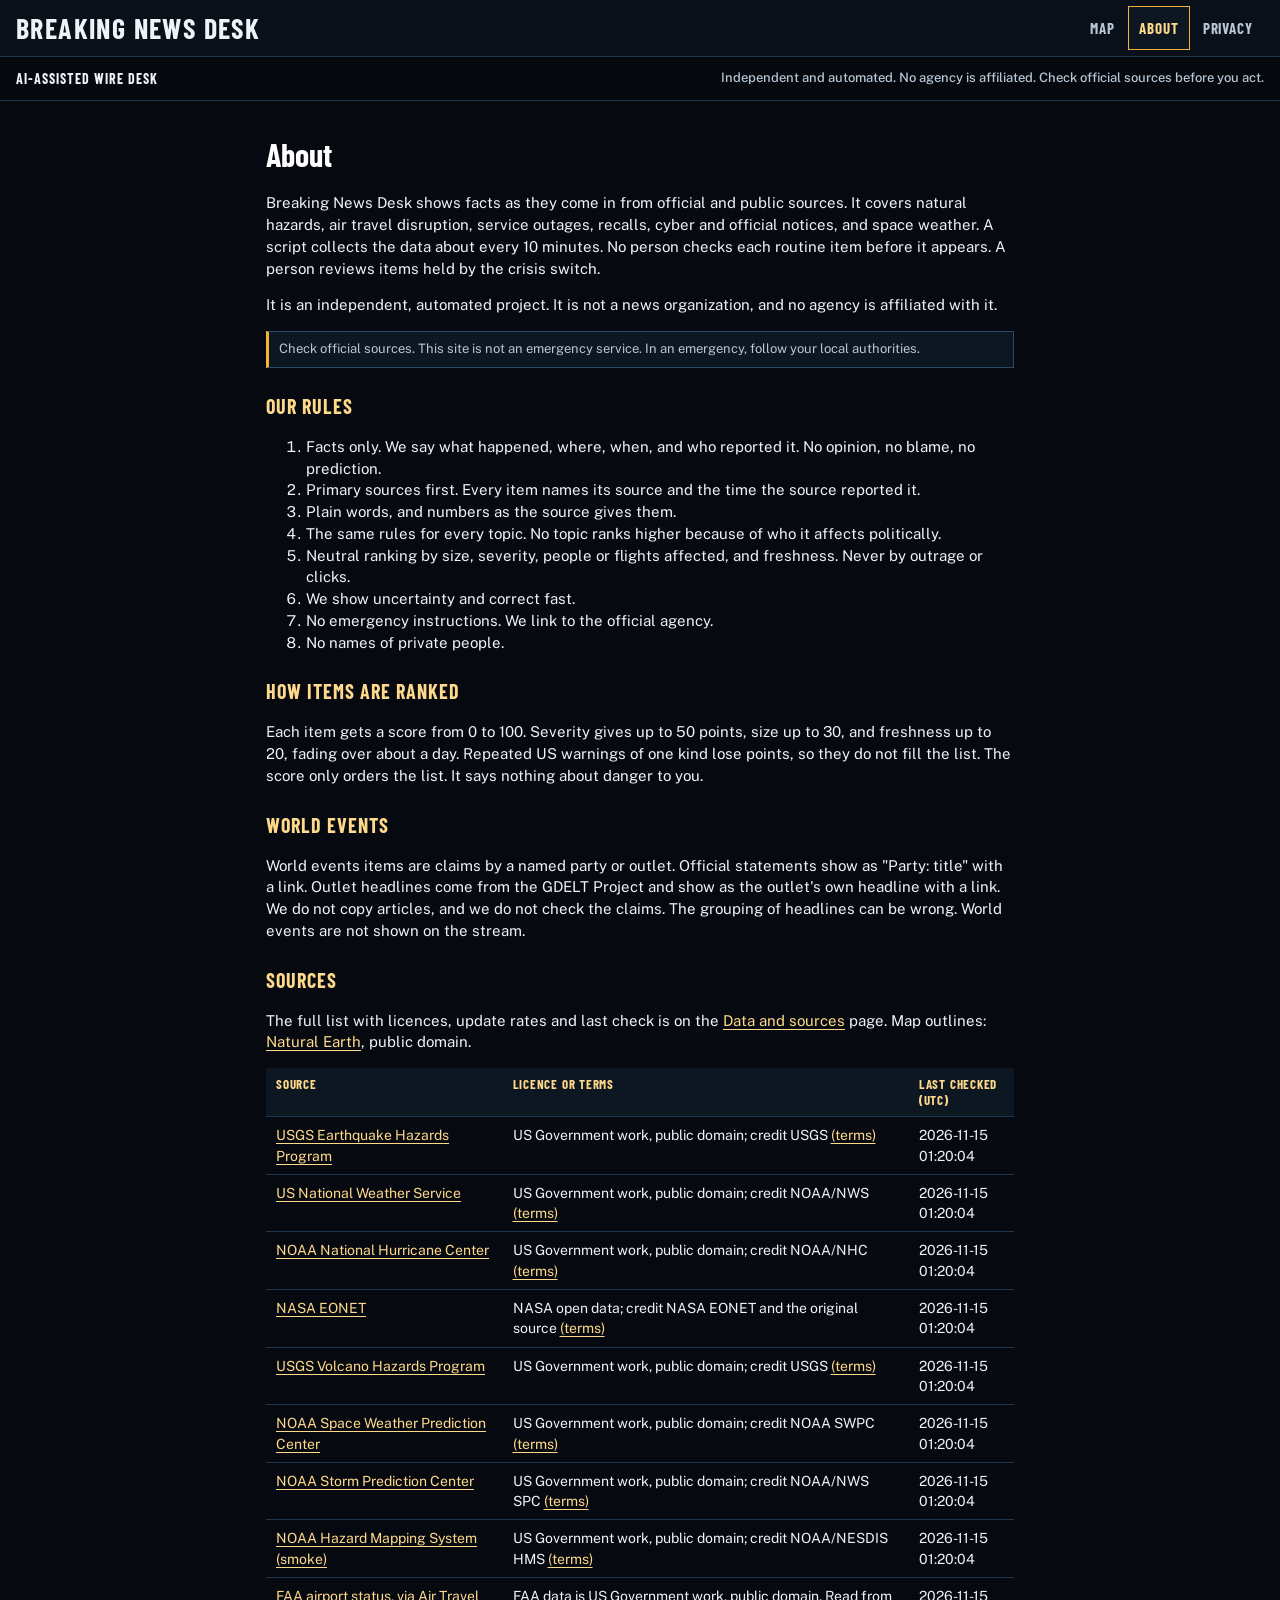
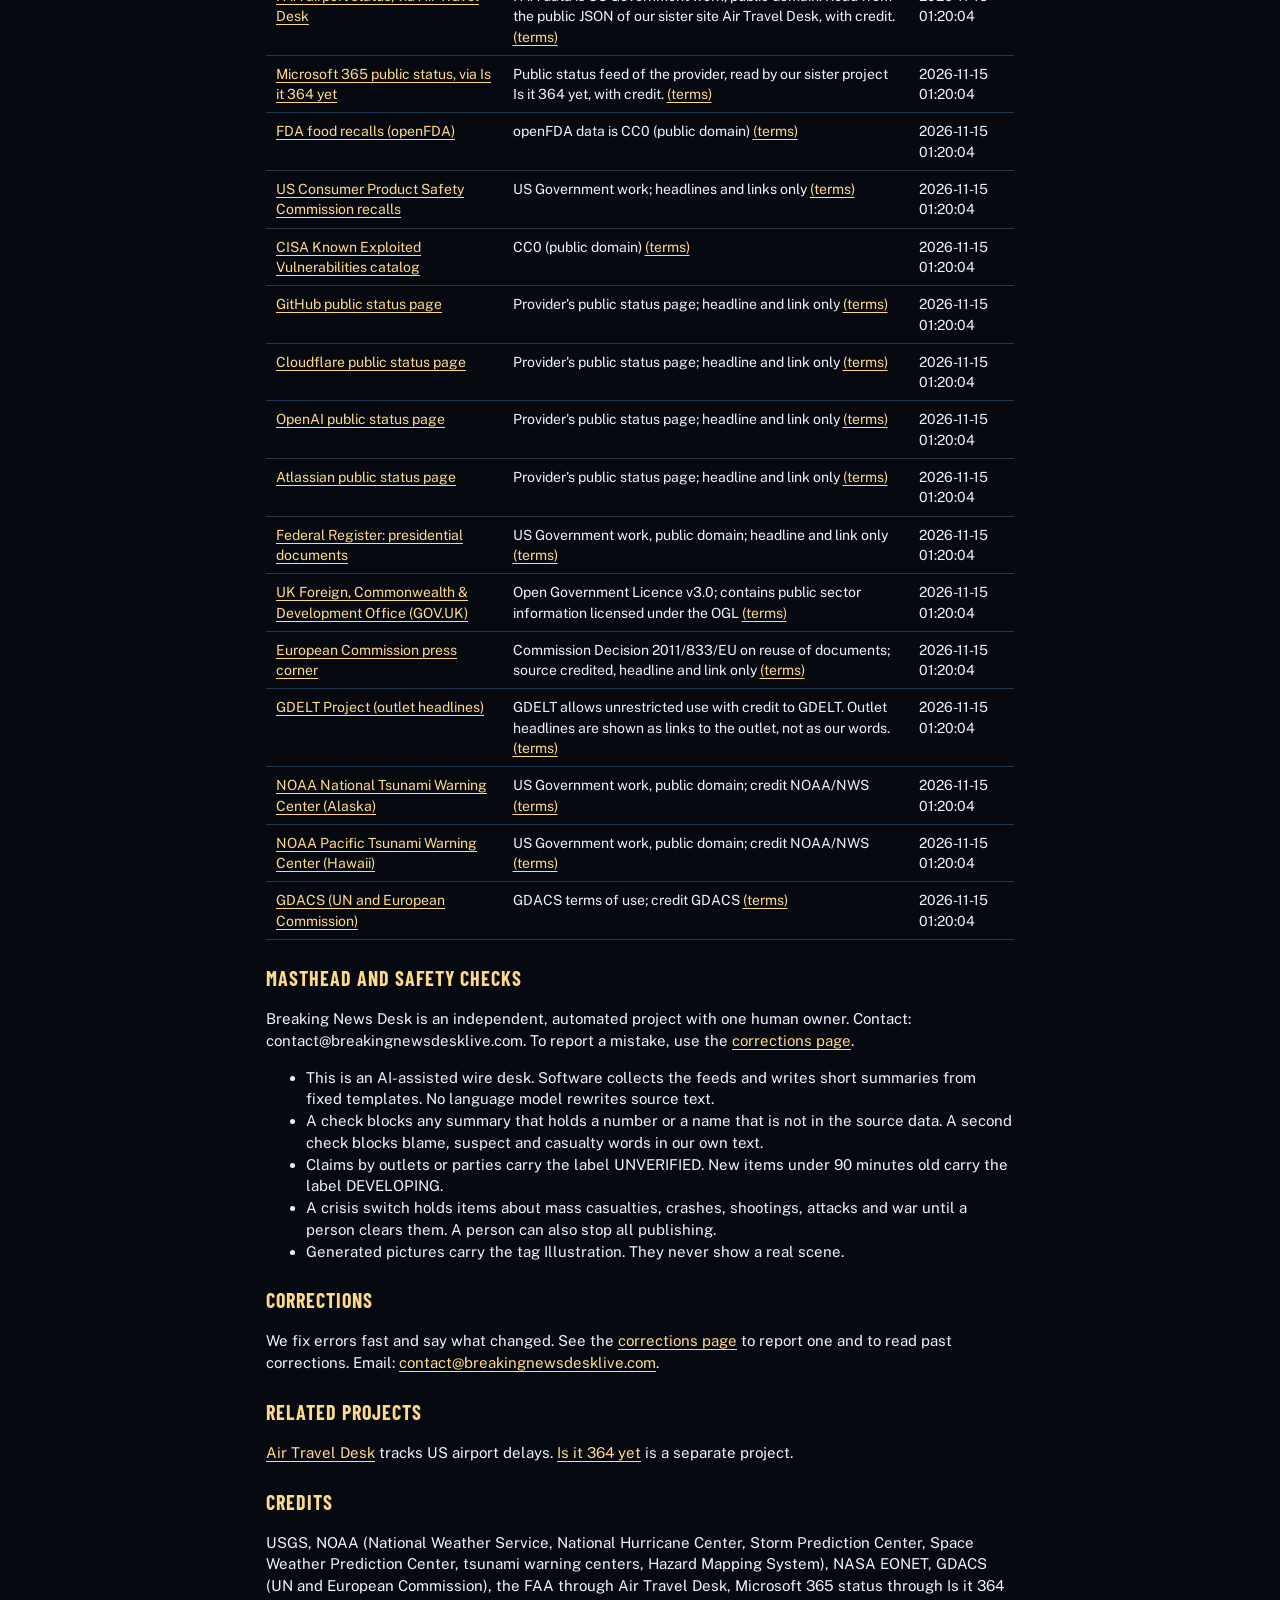
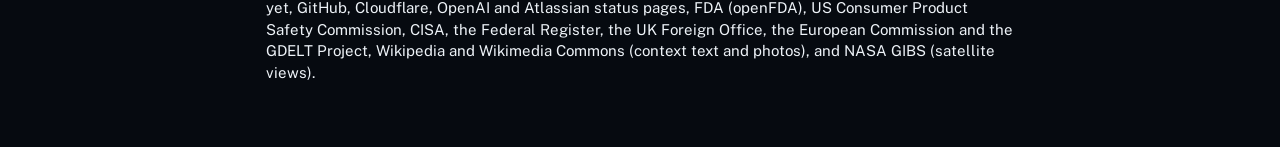
<file: about.html>
<!doctype html><html lang="en"><head><meta charset="utf-8"><meta name="viewport" content="width=device-width,initial-scale=1"><title>About: Breaking News Desk</title><meta name="description" content="What Breaking News Desk is, where its facts come from and how items are ranked. Automated, from public sources, no opinion.">
<meta property="og:title" content="About: Breaking News Desk">
<meta property="og:description" content="What Breaking News Desk is, where its facts come from and how items are ranked. Automated, from public sources, no opinion.">
<meta property="og:type" content="website">
<meta property="og:site_name" content="Breaking News Desk">
<link rel="canonical" href="https://breakingnewsdesklive.com/about">
<meta property="og:url" content="https://breakingnewsdesklive.com/about">
<meta name="twitter:card" content="summary">
<link rel="icon" href="favicon.svg" type="image/svg+xml"><link rel="stylesheet" href="tokens.css"><link rel="stylesheet" href="style.css"><meta name="theme-color" content="#0b0f14"></head><body><header class="top"><a class="brand" href="./"><span>Breaking News Desk<small>Global alert desk</small></span></a><nav><a href="./">Map</a><a href="/about" aria-current="page">About</a><a href="/privacy">Privacy</a></nav></header>
<p class="aibug"><b>AI-ASSISTED WIRE DESK</b> Independent and automated. No agency is affiliated. Check official sources before you act.</p><main class="page" style="display:block">
<h1>About</h1>
<p>Breaking News Desk shows facts as they come in from official and public sources. It covers natural hazards, air travel disruption, service outages, recalls, cyber and official notices, and space weather. A script collects the data about every 10 minutes. No person checks each routine item before it appears. A person reviews items held by the crisis switch.</p>
<p>It is an independent, automated project. It is not a news organization, and no agency is affiliated with it.</p>
<p class="warn">Check official sources. This site is not an emergency service. In an emergency, follow your local authorities.</p>

<h2 id="rules">Our rules</h2>
<ol>
<li>Facts only. We say what happened, where, when, and who reported it. No opinion, no blame, no prediction.</li>
<li>Primary sources first. Every item names its source and the time the source reported it.</li>
<li>Plain words, and numbers as the source gives them.</li>
<li>The same rules for every topic. No topic ranks higher because of who it affects politically.</li>
<li>Neutral ranking by size, severity, people or flights affected, and freshness. Never by outrage or clicks.</li>
<li>We show uncertainty and correct fast.</li>
<li>No emergency instructions. We link to the official agency.</li>
<li>No names of private people.</li>
</ol>

<h2 id="rank">How items are ranked</h2>
<p>Each item gets a score from 0 to 100. Severity gives up to 50 points, size up to 30, and freshness up to 20, fading over about a day. Repeated US warnings of one kind lose points, so they do not fill the list. The score only orders the list. It says nothing about danger to you.</p>

<h2 id="world">World events</h2>
<p>World events items are claims by a named party or outlet. Official statements show as "Party: title" with a link. Outlet headlines come from the GDELT Project and show as the outlet's own headline with a link. We do not copy articles, and we do not check the claims. The grouping of headlines can be wrong. World events are not shown on the stream.</p>

<h2 id="sources">Sources</h2>
<p>The full list with licences, update rates and last check is on the <a href="/data">Data and sources</a> page. Map outlines: <a href="https://www.naturalearthdata.com/" rel="noopener">Natural Earth</a>, public domain.</p>
<p id="source-status" role="status" hidden></p><table id="src"><thead><tr><th scope="col">Source</th><th scope="col">Licence or terms</th><th scope="col">Last checked (UTC)</th></tr></thead><tbody></tbody></table>

<h2 id="masthead">Masthead and safety checks</h2>
<p>Breaking News Desk is an independent, automated project with one human owner. Contact: contact@breakingnewsdesklive.com. To report a mistake, use the <a href="/corrections">corrections page</a>.</p>
<ul>
<li>This is an AI-assisted wire desk. Software collects the feeds and writes short summaries from fixed templates. No language model rewrites source text.</li>
<li>A check blocks any summary that holds a number or a name that is not in the source data. A second check blocks blame, suspect and casualty words in our own text.</li>
<li>Claims by outlets or parties carry the label UNVERIFIED. New items under 90 minutes old carry the label DEVELOPING.</li>
<li>A crisis switch holds items about mass casualties, crashes, shootings, attacks and war until a person clears them. A person can also stop all publishing.</li>
<li>Generated pictures carry the tag Illustration. They never show a real scene.</li>
</ul>
<h2 id="corrections">Corrections</h2>
<p>We fix errors fast and say what changed. See the <a href="/corrections">corrections page</a> to report one and to read past corrections. Email: <a href="mailto:contact@breakingnewsdesklive.com">contact@breakingnewsdesklive.com</a>.</p>

<h2>Related projects</h2>
<p><a href="https://www.airtraveldesklive.com/" rel="noopener">Air Travel Desk</a> tracks US airport delays. <a href="https://www.isit364yet.com/" rel="noopener">Is it 364 yet</a> is a separate project.</p>

<h2>Credits</h2>
<p>USGS, NOAA (National Weather Service, National Hurricane Center, Storm Prediction Center, Space Weather Prediction Center, tsunami warning centers, Hazard Mapping System), NASA EONET, GDACS (UN and European Commission), the FAA through Air Travel Desk, Microsoft 365 status through Is it 364 yet, GitHub, Cloudflare, OpenAI and Atlassian status pages, FDA (openFDA), US Consumer Product Safety Commission, CISA, the Federal Register, the UK Foreign Office, the European Commission and the GDELT Project, Wikipedia and Wikimedia Commons (context text and photos), and NASA GIBS (satellite views).</p>
</main>
<script>
fetch('data/sources.json',{cache:'no-cache'}).then(function(r){if(!r.ok)throw new Error('Source data');return r.json()}).then(function(d){
 var tb=document.querySelector('#src tbody');
 d.sources.forEach(function(s){var tr=document.createElement('tr');
  var a=document.createElement('a');a.href=s.page;a.textContent=s.name;a.rel='noopener';
  var t=document.createElement('td');t.appendChild(a);
  var l=document.createElement('td');l.textContent=s.licence+' ';var ta=document.createElement('a');ta.href=s.terms;ta.textContent='(terms)';ta.setAttribute('aria-label','Terms for '+s.name);ta.rel='noopener';l.appendChild(ta);
  var c=document.createElement('td');c.textContent=s.checked.replace('T',' ').replace('Z','')+(s.ok?'':' (last check failed)');
  tr.appendChild(t);tr.appendChild(l);tr.appendChild(c);tb.appendChild(tr);});
}).catch(function(){var status=document.getElementById('source-status');status.hidden=false;status.textContent='Could not load the source list.'});
</script>
<script src="/count.js" defer></script>
</body></html>
</file>
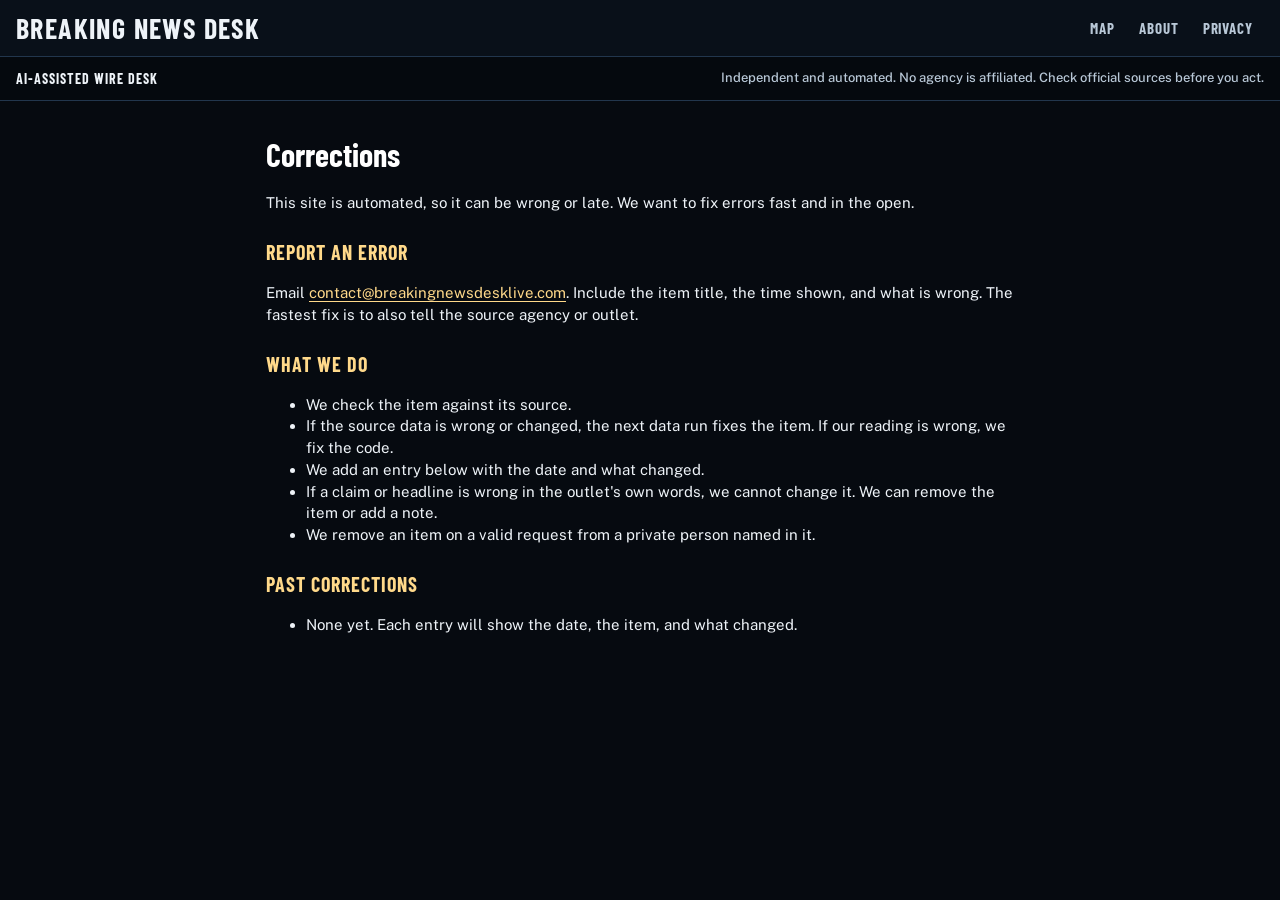
<file: corrections.html>
<!doctype html><html lang="en"><head><meta charset="utf-8"><meta name="viewport" content="width=device-width,initial-scale=1"><title>Corrections: Breaking News Desk</title><meta name="description" content="How to report a mistake on Breaking News Desk and how we record corrections.">
<meta property="og:title" content="Corrections: Breaking News Desk">
<meta property="og:description" content="How to report a mistake on Breaking News Desk and how we record corrections.">
<meta property="og:type" content="website">
<meta property="og:site_name" content="Breaking News Desk">
<link rel="canonical" href="https://breakingnewsdesklive.com/corrections">
<meta property="og:url" content="https://breakingnewsdesklive.com/corrections">
<meta name="twitter:card" content="summary">
<link rel="icon" href="favicon.svg" type="image/svg+xml"><link rel="stylesheet" href="tokens.css"><link rel="stylesheet" href="style.css"><meta name="theme-color" content="#0b0f14"></head><body><header class="top"><a class="brand" href="./"><span>Breaking News Desk<small>Global alert desk</small></span></a><nav><a href="./">Map</a><a href="/about">About</a><a href="/privacy">Privacy</a></nav></header>
<p class="aibug"><b>AI-ASSISTED WIRE DESK</b> Independent and automated. No agency is affiliated. Check official sources before you act.</p><main class="page" style="display:block">
<h1>Corrections</h1>
<p>This site is automated, so it can be wrong or late. We want to fix errors fast and in the open.</p>
<h2>Report an error</h2>
<p>Email <a href="mailto:contact@breakingnewsdesklive.com">contact@breakingnewsdesklive.com</a>. Include the item title, the time shown, and what is wrong. The fastest fix is to also tell the source agency or outlet.</p>
<h2>What we do</h2>
<ul>
<li>We check the item against its source.</li>
<li>If the source data is wrong or changed, the next data run fixes the item. If our reading is wrong, we fix the code.</li>
<li>We add an entry below with the date and what changed.</li>
<li>If a claim or headline is wrong in the outlet's own words, we cannot change it. We can remove the item or add a note.</li>
<li>We remove an item on a valid request from a private person named in it.</li>
</ul>
<h2>Past corrections</h2>
<ul id="log"><li>None yet. Each entry will show the date, the item, and what changed.</li></ul>
</main><script src="/count.js" defer></script>
</body></html>
</file>
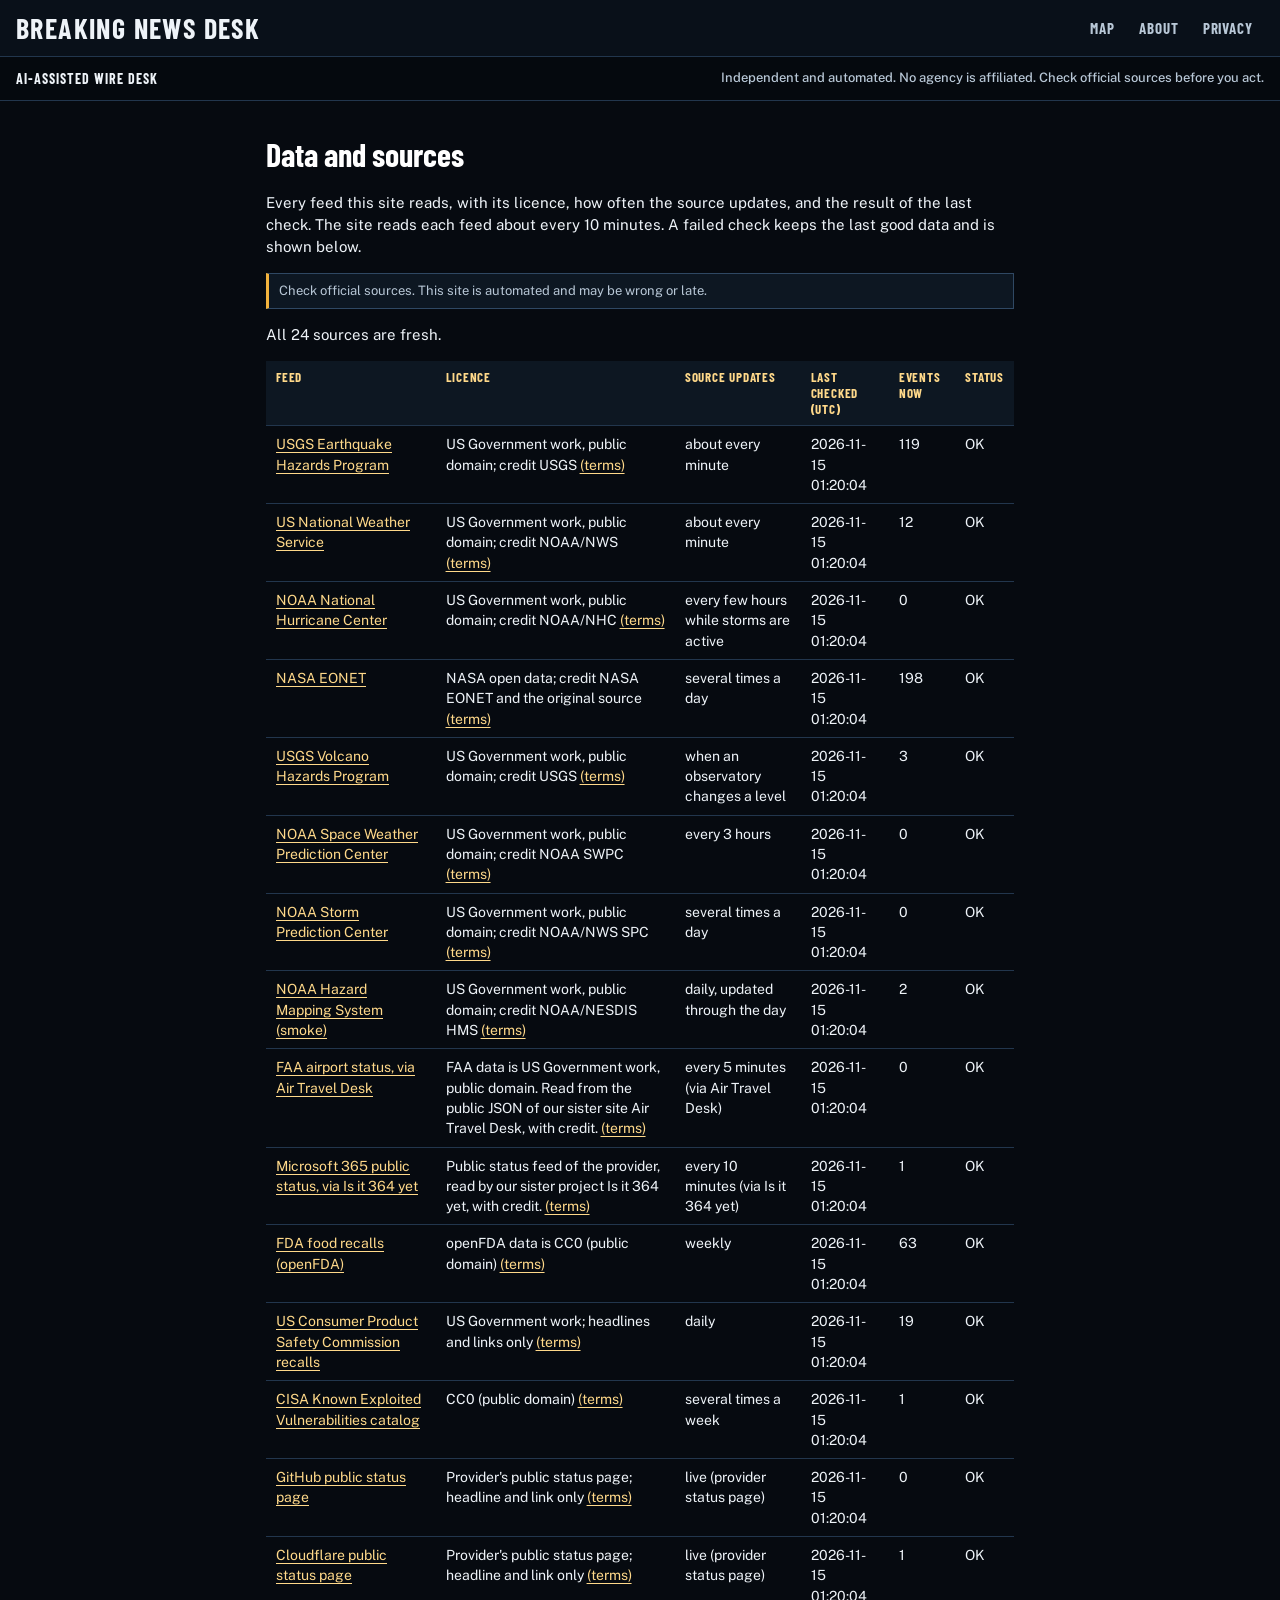
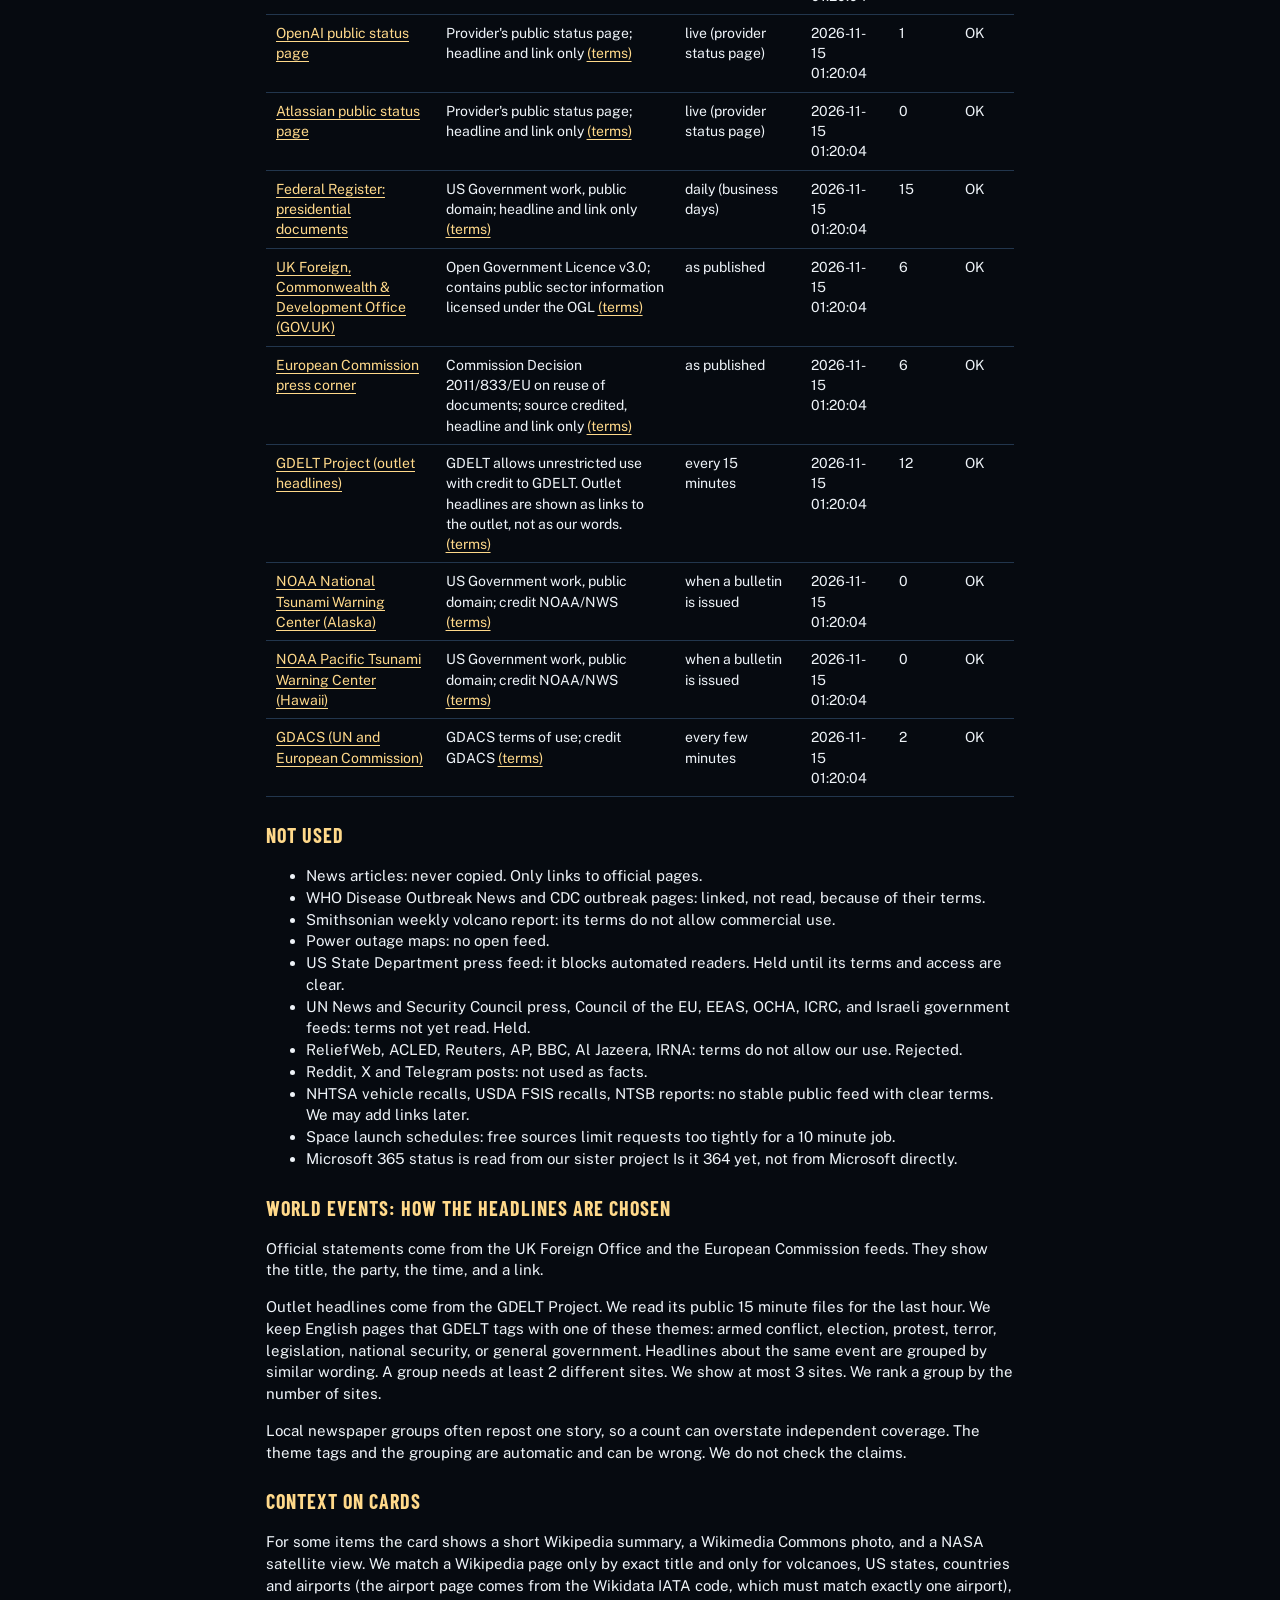
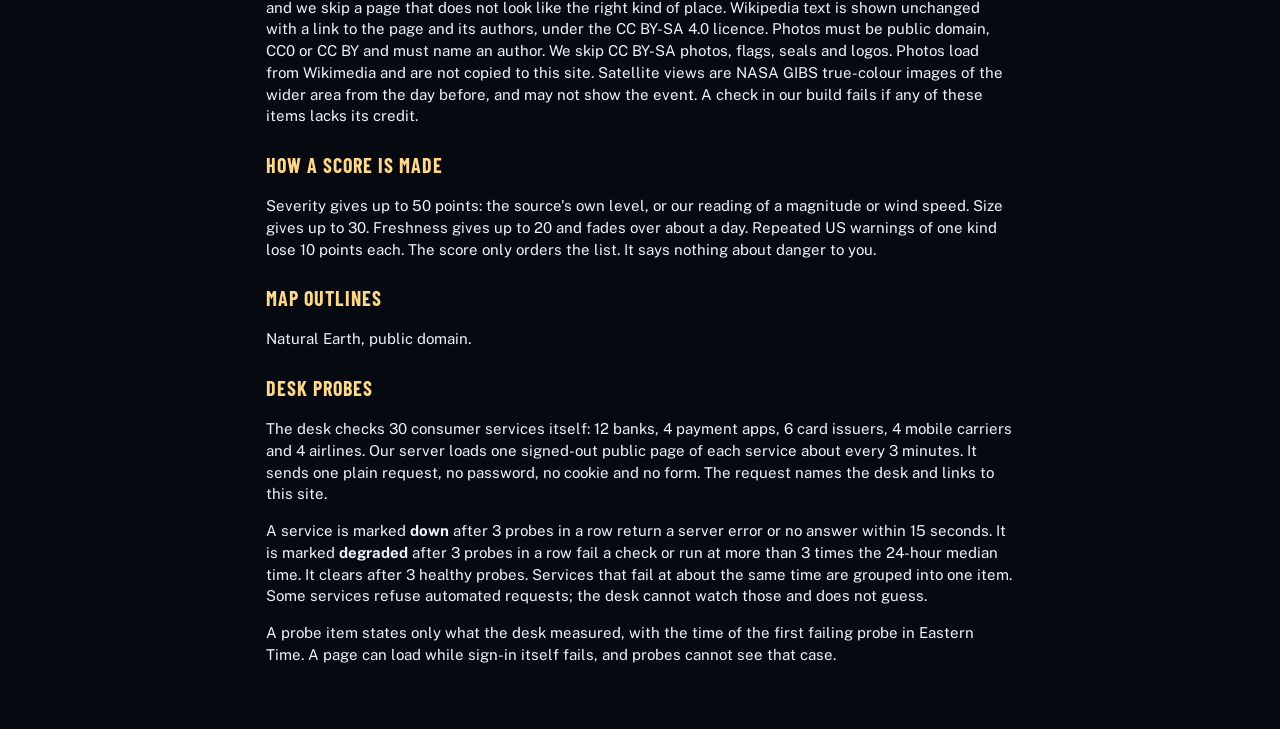
<file: data.html>
<!doctype html><html lang="en"><head><meta charset="utf-8"><meta name="viewport" content="width=device-width,initial-scale=1"><title>Data and sources: Breaking News Desk</title><meta name="description" content="The public sources behind Breaking News Desk: names, terms, licences and how often each is checked.">
<meta property="og:title" content="Data and sources: Breaking News Desk">
<meta property="og:description" content="The public sources behind Breaking News Desk: names, terms, licences and how often each is checked.">
<meta property="og:type" content="website">
<meta property="og:site_name" content="Breaking News Desk">
<link rel="canonical" href="https://breakingnewsdesklive.com/data">
<meta property="og:url" content="https://breakingnewsdesklive.com/data">
<meta name="twitter:card" content="summary">
<link rel="icon" href="favicon.svg" type="image/svg+xml"><link rel="stylesheet" href="tokens.css"><link rel="stylesheet" href="style.css"><meta name="theme-color" content="#0b0f14"></head><body>
<header class="top"><a class="brand" href="./"><span>Breaking News Desk<small>Facts as they come in, from public sources</small></span></a><nav><a href="./">Map</a><a href="/about">About</a><a href="/privacy">Privacy</a></nav></header>
<p class="aibug"><b>AI-ASSISTED WIRE DESK</b> Independent and automated. No agency is affiliated. Check official sources before you act.</p>
<main class="page" style="display:block">
<h1>Data and sources</h1>
<p>Every feed this site reads, with its licence, how often the source updates, and the result of the last check. The site reads each feed about every 10 minutes. A failed check keeps the last good data and is shown below.</p>
<p class="warn">Check official sources. This site is automated and may be wrong or late.</p>
<p id="fresh" class="note" role="status"></p>
<table id="t"><thead><tr><th scope="col">Feed</th><th scope="col">Licence</th><th scope="col">Source updates</th><th scope="col">Last checked (UTC)</th><th scope="col">Events now</th><th scope="col">Status</th></tr></thead><tbody></tbody></table>
<h2>Not used</h2>
<ul>
<li>News articles: never copied. Only links to official pages.</li>
<li>WHO Disease Outbreak News and CDC outbreak pages: linked, not read, because of their terms.</li>
<li>Smithsonian weekly volcano report: its terms do not allow commercial use.</li>
<li>Power outage maps: no open feed.</li>
<li>US State Department press feed: it blocks automated readers. Held until its terms and access are clear.</li>
<li>UN News and Security Council press, Council of the EU, EEAS, OCHA, ICRC, and Israeli government feeds: terms not yet read. Held.</li>
<li>ReliefWeb, ACLED, Reuters, AP, BBC, Al Jazeera, IRNA: terms do not allow our use. Rejected.</li>
<li>Reddit, X and Telegram posts: not used as facts.</li>
<li>NHTSA vehicle recalls, USDA FSIS recalls, NTSB reports: no stable public feed with clear terms. We may add links later.</li>
<li>Space launch schedules: free sources limit requests too tightly for a 10 minute job.</li>
<li>Microsoft 365 status is read from our sister project Is it 364 yet, not from Microsoft directly.</li>
</ul>
<h2>World events: how the headlines are chosen</h2>
<p>Official statements come from the UK Foreign Office and the European Commission feeds. They show the title, the party, the time, and a link.</p>
<p>Outlet headlines come from the GDELT Project. We read its public 15 minute files for the last hour. We keep English pages that GDELT tags with one of these themes: armed conflict, election, protest, terror, legislation, national security, or general government. Headlines about the same event are grouped by similar wording. A group needs at least 2 different sites. We show at most 3 sites. We rank a group by the number of sites.</p>
<p>Local newspaper groups often repost one story, so a count can overstate independent coverage. The theme tags and the grouping are automatic and can be wrong. We do not check the claims.</p>
<h2>Context on cards</h2>
<p>For some items the card shows a short Wikipedia summary, a Wikimedia Commons photo, and a NASA satellite view. We match a Wikipedia page only by exact title and only for volcanoes, US states, countries and airports (the airport page comes from the Wikidata IATA code, which must match exactly one airport), and we skip a page that does not look like the right kind of place. Wikipedia text is shown unchanged with a link to the page and its authors, under the CC BY-SA 4.0 licence. Photos must be public domain, CC0 or CC BY and must name an author. We skip CC BY-SA photos, flags, seals and logos. Photos load from Wikimedia and are not copied to this site. Satellite views are NASA GIBS true-colour images of the wider area from the day before, and may not show the event. A check in our build fails if any of these items lacks its credit.</p>
<h2>How a score is made</h2>
<p>Severity gives up to 50 points: the source's own level, or our reading of a magnitude or wind speed. Size gives up to 30. Freshness gives up to 20 and fades over about a day. Repeated US warnings of one kind lose 10 points each. The score only orders the list. It says nothing about danger to you.</p>
<h2>Map outlines</h2><p>Natural Earth, public domain.</p>
<h2 id="probes">Desk probes</h2>
<p>The desk checks 30 consumer services itself: 12 banks, 4 payment apps, 6 card issuers, 4 mobile carriers and 4 airlines. Our server loads one signed-out public page of each service about every 3 minutes. It sends one plain request, no password, no cookie and no form. The request names the desk and links to this site.</p>
<p>A service is marked <b>down</b> after 3 probes in a row return a server error or no answer within 15 seconds. It is marked <b>degraded</b> after 3 probes in a row fail a check or run at more than 3 times the 24-hour median time. It clears after 3 healthy probes. Services that fail at about the same time are grouped into one item. Some services refuse automated requests; the desk cannot watch those and does not guess.</p>
<p>A probe item states only what the desk measured, with the time of the first failing probe in Eastern Time. A page can load while sign-in itself fails, and probes cannot see that case.</p>
</main>
<script>
fetch('data/sources.json',{cache:'no-cache'}).then(function(r){if(!r.ok)throw new Error('Source data');return r.json()}).then(function(d){
 var tb=document.querySelector('#t tbody');
 function td(t){var c=document.createElement('td');c.textContent=t;return c}
 d.sources.forEach(function(s){var tr=document.createElement('tr'),c=document.createElement('td'),a=document.createElement('a');
  a.href=s.page;a.textContent=s.name;a.rel='noopener';c.appendChild(a);tr.appendChild(c);
  var l=td(s.licence+' '),ta=document.createElement('a');ta.href=s.terms;ta.textContent='(terms)';ta.setAttribute('aria-label','Terms for '+s.name);ta.rel='noopener';l.appendChild(ta);tr.appendChild(l);
  tr.appendChild(td(s.update||''));tr.appendChild(td(s.checked.replace('T',' ').replace('Z','')));tr.appendChild(td(String(s.count)));tr.appendChild(td(s.freshness==='stale'?'Stale: '+s.missed+' missed polls':(s.ok?'OK':'Last check failed')));tb.appendChild(tr)});
 var st=d.sources.filter(function(s){return s.freshness==='stale'}).length,sm=document.getElementById('fresh');
 if(sm)sm.textContent=st?st+' of '+d.sources.length+' sources are stale (3 or more missed polls).':'All '+d.sources.length+' sources are fresh.';
}).catch(function(){document.getElementById('fresh').textContent='Could not load the source list.'});
</script><script src="/count.js" defer></script>
</body></html>
</file>
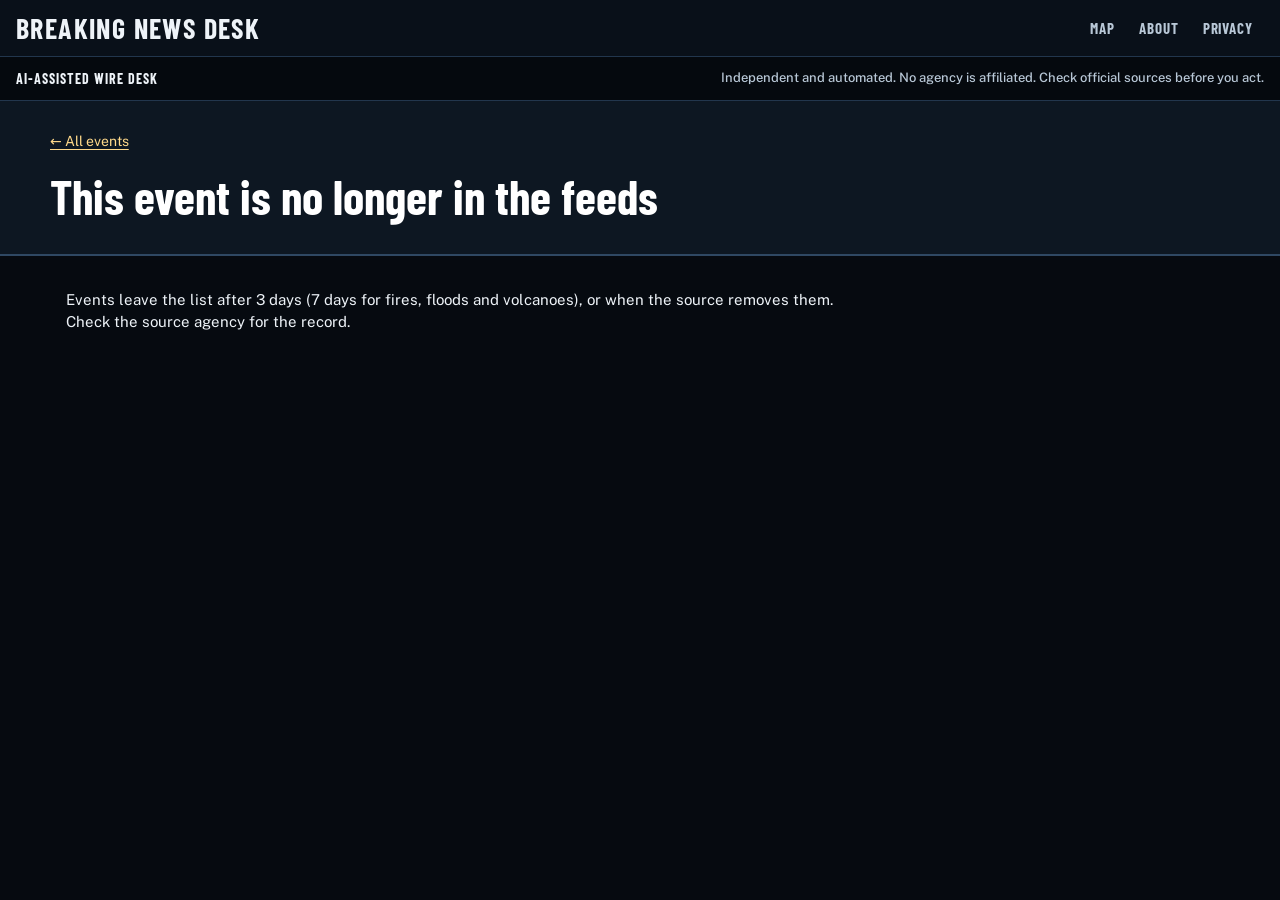
<file: event.html>
<!doctype html><html lang="en"><head><meta charset="utf-8"><meta name="viewport" content="width=device-width,initial-scale=1"><title>Event: Breaking News Desk</title><meta name="description" content="One event on Breaking News Desk with its source, time and the facts the source gives.">
<meta property="og:title" content="Event: Breaking News Desk">
<meta property="og:description" content="One event on Breaking News Desk with its source, time and the facts the source gives.">
<meta property="og:type" content="website">
<meta property="og:site_name" content="Breaking News Desk">
<meta name="twitter:card" content="summary">
<link rel="icon" href="favicon.svg" type="image/svg+xml"><link rel="stylesheet" href="tokens.css"><link rel="stylesheet" href="style.css"><meta name="robots" content="noindex"><meta name="theme-color" content="#0b0f14"></head><body>
<header class="top"><a class="brand" href="./"><span>Breaking News Desk<small>Facts as they come in, from public sources</small></span></a><nav><a href="./">Map</a><a href="/about">About</a><a href="/privacy">Privacy</a></nav></header>
<p class="aibug"><b>AI-ASSISTED WIRE DESK</b> Independent and automated. No agency is affiliated. Check official sources before you act.</p>
<main class="event-main"><section class="band ehero" id="ehero"><div class="wrap ehero-in"><p class="dateline"><a href="./">&larr; All events</a></p><h1 id="etitle">Loading</h1><p class="verdict" id="esum"></p><p class="srcline" id="esrc"></p></div></section>
<div class="page wide" id="ev"></div></main>
<script src="lib.js"></script>
<script>
(function(){var B=BND,box=document.getElementById('ev');
function el(t,c,x){var n=document.createElement(t);if(c)n.className=c;if(x!=null)n.textContent=x;return n}
var id=new URLSearchParams(location.search).get('id');
function hero(e, generated){var h=document.getElementById('ehero');h.style.setProperty('--c',B.SEV[e.severity]||'#93a1b5');
 var f=B.itemFreshness(e,generated,Date.now());
 document.getElementById('etitle').textContent=B.cleanDc(e.title);
 var tl=el('span','pill',e.severity);tl.style.background=B.SEV[e.severity]||'#93a1b5';
 var sm=document.getElementById('esum');sm.textContent='';sm.appendChild(tl);sm.appendChild(document.createTextNode(' '+(B.TYPES[e.type]||B.TYPES.other).label+' \u00b7 '+B.cleanDc(e.place)));
 if(e.detail&&e.detail.reported_line){var rl=el('p','verdict');rl.textContent=B.cleanDc(e.detail.reported_line);sm.parentNode.insertBefore(rl,sm.nextSibling)}
 document.getElementById('esrc').textContent=B.cleanDc(e.summary)+' Source: '+B.cleanDc(e.source)+', '+f.ageText+'.';
 if(e.confidence){var cl=el('span','pill');cl.style.background='#fff';cl.style.marginLeft='8px';cl.textContent=e.confidence;sm.appendChild(document.createTextNode(' '));sm.appendChild(cl)}
 if(e.status){var sl=el('span','pill');sl.style.background='#fff';sl.style.marginLeft='8px';sl.textContent=e.status;sm.appendChild(document.createTextNode(' '));sm.appendChild(sl)}
 var tag=B.stockTag(e);if(!tag||!matchMedia('(min-width:980px)').matches)return;
 fetch('assets/stock/manifest.json').then(function(r){if(!r.ok)throw 0;return r.json()}).then(function(m){var it=B.pickStock(m,tag,e.id);if(!it)return;
  var a=el('div','eart');a.appendChild(B.stockPicture(it,'45vw',true));a.appendChild(el('span','illus-tag','Illustration'));h.appendChild(a)}).catch(function(){})}
fetch('data/events.json',{cache:'no-cache'}).then(function(r){if(!r.ok)throw new Error('Event data');return r.json()}).then(function(d){
 box.textContent='';var raw=d.events.filter(function(x){return x.id===id})[0];
 if(!raw){document.getElementById('etitle').textContent='This event is no longer in the feeds';box.appendChild(el('p',null,'Events leave the list after 3 days (7 days for fires, floods and volcanoes), or when the source removes them. Check the source agency for the record.'));return}
 var e=B.sanitizeEvent(raw),f=B.itemFreshness(e,d.generated,Date.now());
 document.title=B.cleanDc(e.title)+': Breaking News Desk';
  hero(e,d.generated);
 var tb=el('table'),rows=[['Event time (UTC)',e.time.replace('T',' ').replace('Z','')],['Age',f.ageText],['Source',B.cleanDc(e.source)],['Region',B.cleanDc(e.region)]];
 if(e.lat!=null)rows.push(['Position',e.lat+', '+e.lon]);
 Object.keys(e.detail||{}).forEach(function(k){var v=e.detail[k];if(v==null||v===''||(Array.isArray(v)&&!v.length)||(typeof v==='object'&&!Array.isArray(v)))return;rows.push([k.replace(/_/g,' '),Array.isArray(v)?v.map(function(x){return B.cleanDc(String(x))}).join(', '):B.cleanDc(String(v))])});
 rows.push(['Data built (UTC)',d.generated.replace('T',' ').replace('Z','')]);
 rows.forEach(function(r){var tr=el('tr');var th=el('th',null,r[0]);th.scope='row';tr.appendChild(th);tr.appendChild(el('td',null,r[1]));tb.appendChild(tr)});box.appendChild(tb);
 var cb=B.renderContext(e.context||{},e,'h2');if(e.context||cb.querySelector('figure'))box.appendChild(cb);
 if(e.links&&e.links.length){box.appendChild(el('h2',null,'Also reported by'));var ul=el('ul');e.links.forEach(function(x){var li=el('li');li.appendChild(B.sourceLink(x.url,B.cleanDc(x.label)+': '+B.cleanDc(x.title),'noopener nofollow'));ul.appendChild(li)});box.appendChild(ul)}
 var u=B.safeUrl(e.source_url);if(u){var p=el('p'),a=el('a',null,'Open the official page');a.href=u;a.rel='noopener';p.appendChild(a);box.appendChild(p)}
 box.appendChild(el('p','warn',(e.type==='headline'||e.type==='statement')?'Headlines and statements are claims by the named outlet or party. This site does not verify them. It is automated and may be wrong. Check official sources.':'Check official sources. This site is automated and may be wrong or late.'));
 var cp=el('p'),ca=el('a',null,'Report an error or ask for a correction');ca.href='/corrections';cp.appendChild(ca);box.appendChild(cp);
}).catch(function(){document.getElementById('etitle').textContent='Data could not be loaded. Try again in a minute.';box.textContent='Data could not be loaded. Try again in a minute.'});})();
</script><script src="/count.js" defer></script>
</body></html>
</file>
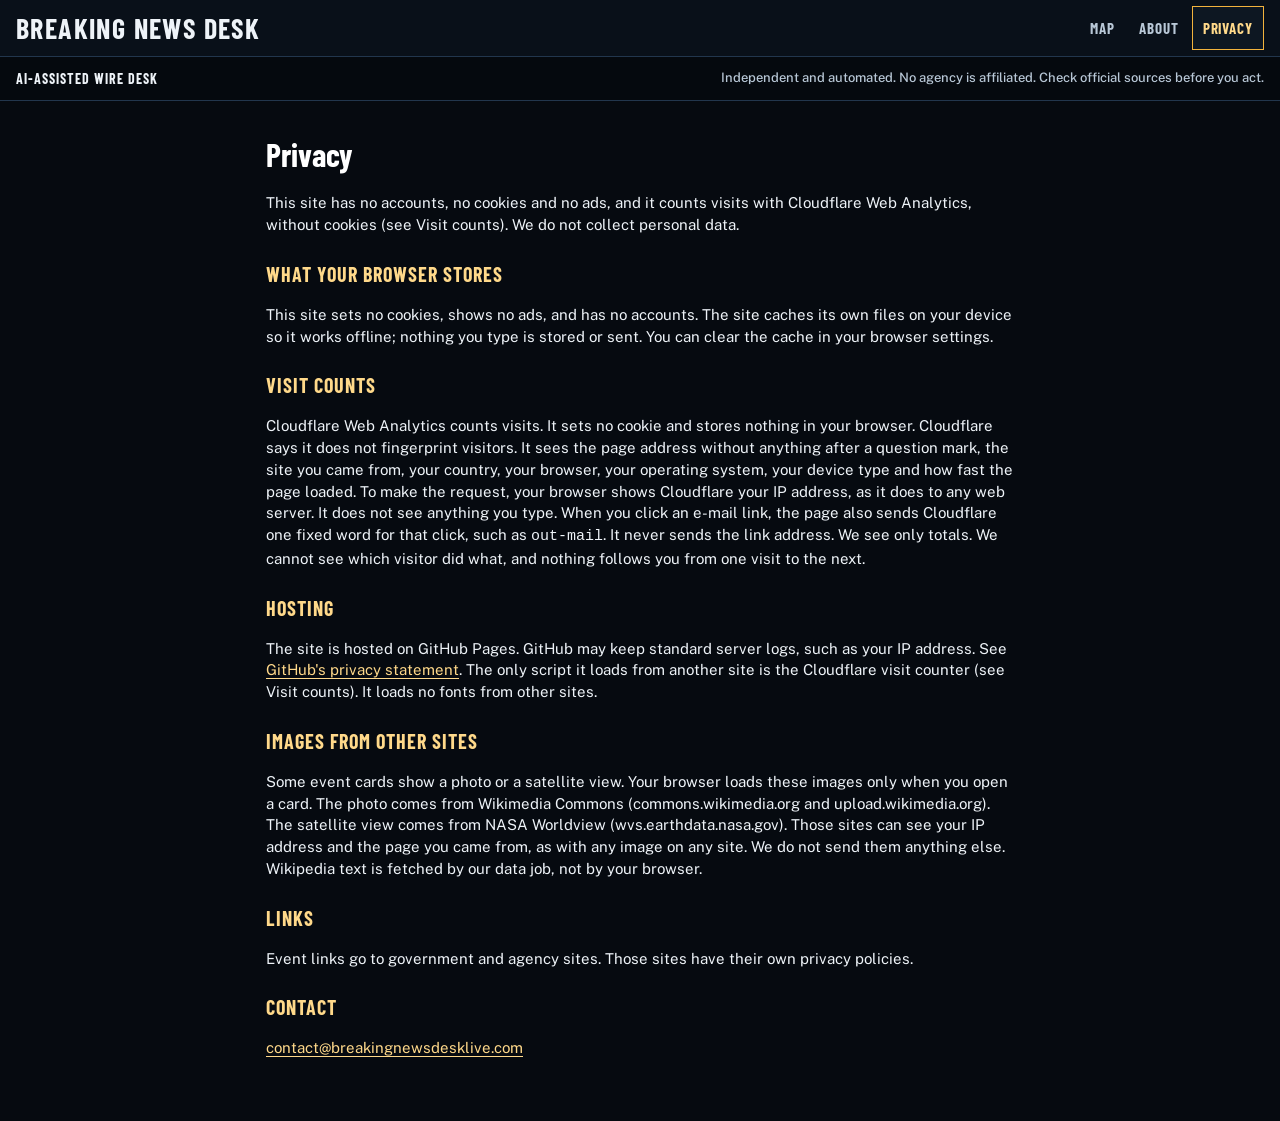
<file: privacy.html>
<!doctype html><html lang="en"><head><meta charset="utf-8"><meta name="viewport" content="width=device-width,initial-scale=1"><title>Privacy: Breaking News Desk</title><meta name="description" content="Privacy at Breaking News Desk: no accounts, no cookies, no ads. Cookie-free visit counts from Cloudflare Web Analytics.">
<meta property="og:title" content="Privacy: Breaking News Desk">
<meta property="og:description" content="Privacy at Breaking News Desk: no accounts, no cookies, no ads. Cookie-free visit counts from Cloudflare Web Analytics.">
<meta property="og:type" content="website">
<meta property="og:site_name" content="Breaking News Desk">
<link rel="canonical" href="https://breakingnewsdesklive.com/privacy">
<meta property="og:url" content="https://breakingnewsdesklive.com/privacy">
<meta name="twitter:card" content="summary">
<link rel="icon" href="favicon.svg" type="image/svg+xml"><link rel="stylesheet" href="tokens.css"><link rel="stylesheet" href="style.css"><meta name="theme-color" content="#0b0f14"></head><body><header class="top"><a class="brand" href="./"><span>Breaking News Desk<small>Global alert desk</small></span></a><nav><a href="./">Map</a><a href="/about">About</a><a href="/privacy" aria-current="page">Privacy</a></nav></header>
<p class="aibug"><b>AI-ASSISTED WIRE DESK</b> Independent and automated. No agency is affiliated. Check official sources before you act.</p><main class="page" style="display:block">
<h1>Privacy</h1>
<p>This site has no accounts, no cookies and no ads, and it counts visits with Cloudflare Web Analytics, without cookies (see Visit counts). We do not collect personal data.</p>
<h2>What your browser stores</h2>
<p>This site sets no cookies, shows no ads, and has no accounts. The site caches its own files on your device so it works offline; nothing you type is stored or sent. You can clear the cache in your browser settings.</p>
<h2>Visit counts</h2>
<p>Cloudflare Web Analytics counts visits. It sets no cookie and stores nothing in your browser. Cloudflare says it does not fingerprint visitors. It sees the page address without anything after a question mark, the site you came from, your country, your browser, your operating system, your device type and how fast the page loaded. To make the request, your browser shows Cloudflare your IP address, as it does to any web server. It does not see anything you type. When you click an e-mail link, the page also sends Cloudflare one fixed word for that click, such as <code>out-mail</code>. It never sends the link address. We see only totals. We cannot see which visitor did what, and nothing follows you from one visit to the next.</p>
<h2>Hosting</h2>
<p>The site is hosted on GitHub Pages. GitHub may keep standard server logs, such as your IP address. See <a href="https://docs.github.com/en/site-policy/privacy-policies/github-general-privacy-statement">GitHub's privacy statement</a>. The only script it loads from another site is the Cloudflare visit counter (see Visit counts). It loads no fonts from other sites.</p>
<h2>Images from other sites</h2>
<p>Some event cards show a photo or a satellite view. Your browser loads these images only when you open a card. The photo comes from Wikimedia Commons (commons.wikimedia.org and upload.wikimedia.org). The satellite view comes from NASA Worldview (wvs.earthdata.nasa.gov). Those sites can see your IP address and the page you came from, as with any image on any site. We do not send them anything else. Wikipedia text is fetched by our data job, not by your browser.</p>
<h2>Links</h2>
<p>Event links go to government and agency sites. Those sites have their own privacy policies.</p>
<h2>Contact</h2>
<p><a href="mailto:contact@breakingnewsdesklive.com">contact@breakingnewsdesklive.com</a></p>
</main><script src="/count.js" defer></script>
</body></html>
</file>
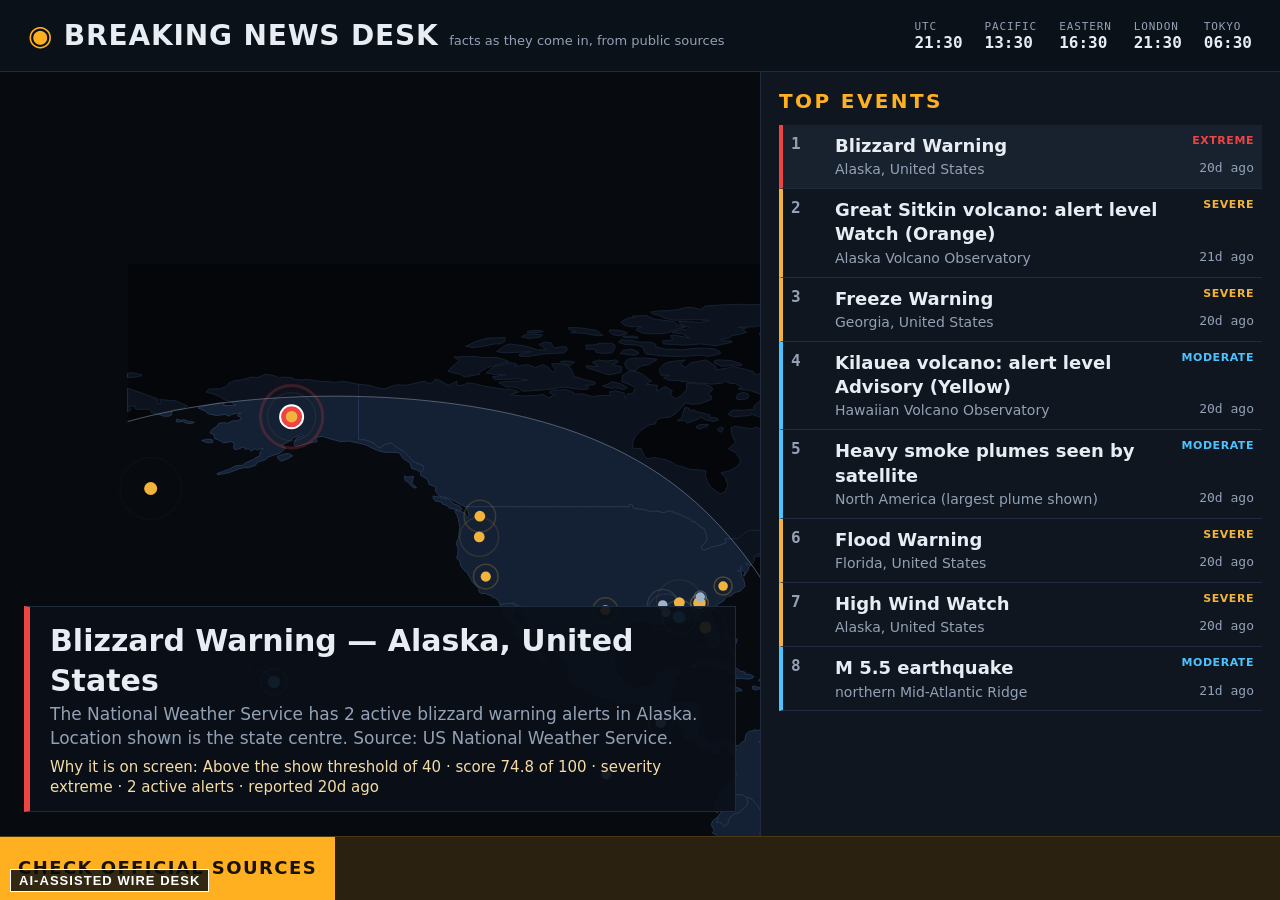
<file: tv.html>
<!doctype html>
<html lang="en"><head><meta charset="utf-8"><meta name="viewport" content="width=device-width,initial-scale=1">
<title>Breaking News Desk: TV</title>
<meta name="description" content="Full-screen live map and ticker of Breaking News Desk, made for a broadcast screen.">
<meta property="og:title" content="Breaking News Desk: TV">
<meta property="og:description" content="Full-screen live map and ticker of Breaking News Desk, made for a broadcast screen.">
<meta property="og:type" content="website">
<meta property="og:site_name" content="Breaking News Desk">
<meta name="twitter:card" content="summary">
<link rel="icon" href="favicon.svg" type="image/svg+xml">
<meta name="robots" content="noindex">
<style>
:root{--bg:#070b10;--panel:#0f1620;--line:#1f2b3c;--text:#e8edf3;--mute:#93a1b5;--amber:#ffb020}
*{box-sizing:border-box}html,body{margin:0;height:100%;background:var(--bg);color:var(--text);font:18px/1.35 system-ui,-apple-system,"Segoe UI",Roboto,sans-serif;overflow:hidden}
#stage{display:grid;grid-template-columns:1fr 520px;grid-template-rows:72px 1fr 64px;height:100vh;width:100vw}
header{grid-column:1/3;display:flex;align-items:center;justify-content:space-between;padding:0 28px;border-bottom:1px solid var(--line);background:#0b1118}
.brand{font-weight:800;font-size:28px;letter-spacing:.03em}.brand i{color:var(--amber);font-style:normal}
.clocks{display:flex;gap:22px;font:600 16px ui-monospace,Menlo,monospace}.clocks span small{display:block;color:var(--mute);font-weight:400;font-size:11px;letter-spacing:.08em}
#mapcol{position:relative;min-height:0}
canvas{position:absolute;inset:0;width:100%;height:100%}
#mapcol{perspective:1600px;overflow:hidden}
body.tilt #map{transform:rotateX(38deg) scale(1.22) translateY(-4%);transform-origin:50% 60%;animation:sway 40s ease-in-out infinite alternate;will-change:transform}
@keyframes sway{from{transform:rotateX(38deg) rotateZ(-2deg) scale(1.22) translateY(-4%)}to{transform:rotateX(38deg) rotateZ(2deg) scale(1.22) translateY(-4%)}}
#lower{position:absolute;left:24px;right:24px;bottom:24px;background:rgba(10,16,24,.92);border:1px solid var(--line);border-left:6px solid var(--c,var(--amber));padding:14px 20px;transition:opacity .4s}
#lower b{font-size:30px;display:block}#lower span{color:var(--mute);font-size:17px}#lower em{display:block;margin-top:6px;font-style:normal;color:#f3dca5;font-size:15px}
#board{border-left:1px solid var(--line);padding:16px 18px;overflow:hidden;background:var(--panel)}
#board h2{margin:0 0 10px;font-size:20px;letter-spacing:.12em;color:var(--amber)}
.row{display:grid;grid-template-columns:34px 1fr auto;gap:2px 10px;padding:9px 8px;border-bottom:1px solid var(--line);border-left:4px solid var(--c)}
.row.on{background:#18212e}.row .n{font:700 16px ui-monospace,Menlo,monospace;color:var(--mute);grid-row:span 2}
.row .t{font-weight:700}.row .p{color:var(--mute);font-size:14px}.row .w{font:13px ui-monospace,Menlo,monospace;color:var(--mute);text-align:right}
.row .s{font-size:11px;font-weight:800;letter-spacing:.05em;text-transform:uppercase;color:var(--c);text-align:right}
footer{grid-column:1/3;display:flex;align-items:center;background:#2a2110;border-top:1px solid #4a3a14;overflow:hidden;white-space:nowrap}
footer .tag{background:var(--amber);color:#1a1200;font-weight:800;padding:0 18px;height:100%;display:flex;align-items:center;letter-spacing:.08em;z-index:1}
#crawl{display:inline-block;padding-left:100%;animation:c var(--d,120s) linear infinite;color:#f3dca5;font-size:20px}
@keyframes c{to{transform:translateX(-100%)}}
@media (max-width:900px){
 html,body{overflow:auto;height:auto}
 #stage{display:block;height:auto}
 header{flex-wrap:wrap;height:auto;padding:10px 14px;gap:6px}.brand{font-size:20px}.clocks{gap:12px;font-size:13px;flex-wrap:wrap}
 #mapcol{height:56vw;min-height:200px}#board{border-left:0}footer{height:48px}#lower{left:8px;right:8px;bottom:8px;padding:8px 10px}#lower b{font-size:18px}#lower em{display:none}
}
@media (prefers-reduced-motion:reduce){body.tilt #map{animation:none}#lower{transition:none}#crawl{animation:none;padding-left:12px;white-space:normal}footer{height:auto;padding:8px 0}}
</style></head><body>
<div id="stage">
<header><div class="brand" role="heading" aria-level="1"><i aria-hidden="true">&#9673;</i> BREAKING NEWS DESK <small style="font-size:13px;color:#93a1b5;font-weight:400;letter-spacing:0">facts as they come in, from public sources</small></div><div class="clocks" id="clocks"></div></header>
<div id="mapcol"><canvas id="map" role="img" aria-label="World map of events. Top events are listed alongside it."></canvas><div id="lower"></div></div>
<aside id="board"><h2>TOP EVENTS</h2><div id="rows"></div></aside>
<footer><div class="tag">CHECK OFFICIAL SOURCES</div><div id="crawl"></div></footer>
</div>
<script src="lib.js"></script>
<script src="sun.js"></script>
<script src="sun-overlay.js"></script>
<script>
(function(){'use strict';
var B=BND,$=function(i){return document.getElementById(i)},cv=$('map'),ctx=cv.getContext('2d'),S={ev:[],world:[],i:0,gen:''};
function el(t,c,x){var n=document.createElement(t);if(c)n.className=c;if(x!=null)n.textContent=x;return n}
var ZONES=[['UTC','UTC'],['PACIFIC','America/Los_Angeles'],['EASTERN','America/New_York'],['LONDON','Europe/London'],['TOKYO','Asia/Tokyo']];
function clocks(){var box=$('clocks');if(!box.children.length)ZONES.forEach(function(z){var s=el('span');s.appendChild(el('small',null,z[0]));s.appendChild(el('b',null,''));box.appendChild(s)});
 var d=new Date();ZONES.forEach(function(z,k){box.children[k].lastChild.textContent=d.toLocaleTimeString('en-GB',{timeZone:z[1],hour:'2-digit',minute:'2-digit'})})}
var motion=matchMedia('(prefers-reduced-motion: reduce)');
var V={lon:0,lat:0,z:1},VT={lon:0,lat:0,z:1},FLOOR=40,DWELL=20000;
function proj(lon,lat,W,H){var k=Math.min(W/360,H/180)*V.z;return{x:W/2+(lon-V.lon)*k,y:H/2-(lat-V.lat)*k,k:k}}
function aim(){var e=top()[S.i];if(e&&e.lat!=null&&e.score>=FLOOR&&CTL.zoom){VT={lon:e.lon,lat:e.lat,z:3}}else{VT={lon:0,lat:0,z:1}}if(motion.matches)draw(0)}
function ease(){['lon','lat','z'].forEach(function(k){V[k]+=(VT[k]-V[k])*0.07})}
function floorList(){return S.ev.slice(0,8).filter(function(e){return e.score>=FLOOR})}
function top(){return S.ev.slice(0,8)}
function reason(e){var d=e.detail||{},r=[(e.score>=FLOOR?'Above the show threshold of '+FLOOR:'Below the show threshold of '+FLOOR+', no camera move'),'score '+e.score+' of 100','severity '+e.severity];if(e.type==='earthquake')r.push('magnitude '+d.magnitude);if(e.type==='weather')r.push(d.alerts+' active alert'+(d.alerts===1?'':'s'));r.push('reported '+B.ago(e.time));return r.join(' · ')}
function board(){var box=$('rows');box.textContent='';top().forEach(function(e,i){var r=el('div','row'+(i===S.i?' on':''));r.style.setProperty('--c',B.SEV[e.severity]);
 r.appendChild(el('span','n',String(i+1)));r.appendChild(el('span','t',B.cleanDc(e.title)));r.appendChild(el('span','s',e.severity));r.appendChild(el('span','p',B.cleanDc(e.place)));r.appendChild(el('span','w',B.ago(e.time)));box.appendChild(r)})}
function lower(){var e=top()[S.i];var L=$('lower');if(!e){L.textContent='';return;}L.textContent='';if(CTL.banner){L.style.setProperty('--c','#ffb020');L.appendChild(el('b',null,CTL.banner));L.appendChild(el('span',null,'Source data: '+B.cleanDc(e.source)+'.'));return}L.style.setProperty('--c',B.SEV[e.severity]);if(e.big){var tb=el('b',null,'TOP HEADLINE');L.appendChild(tb)}
 L.appendChild(el('b',null,B.cleanDc(e.title)+' — '+B.cleanDc(e.place)));L.appendChild(el('span',null,B.cleanDc(e.summary)+' Source: '+B.cleanDc(e.source)+'.'));L.appendChild(el('em',null,'Why it is on screen: '+reason(e)))}
function crawl(){var items=S.ev.filter(function(e){return e.ticker_ok!==false&&(e.severity==='extreme'||e.severity==='severe'||e.score>=45)}).slice(0,12).map(function(e){return B.cleanDc(e.title)+', '+B.cleanDc(e.place)+' ('+B.cleanDc(e.source_short||e.source)+', '+B.ago(e.time)+')'});if(!items.length)items=['No corroborated breaking items right now.'];
 if(!items.length)items=['No severe events in the feeds right now'];items=CTL.extra.concat(items);var c=$('crawl');c.textContent=items.join('   ●   ')+'   ●   Automated from public sources. Check official sources.';c.style.setProperty('--d',Math.max(60,c.textContent.length*0.18)+'s')}
var WL=document.createElement('canvas'),WK='';
function worldLayer(W,H){var k=[W,H,V.lon.toFixed(3),V.lat.toFixed(3),V.z.toFixed(3)].join();if(k===WK)return WL;WK=k;WL.width=W;WL.height=H;var c=WL.getContext('2d'),d=W/(cv.getBoundingClientRect().width||W);
 c.fillStyle='#070b10';c.fillRect(0,0,W,H);c.fillStyle='#142033';c.strokeStyle='#243650';c.lineWidth=d;
 S.world.forEach(function(poly){var ring=poly[0],on=false,lx=null;c.beginPath();for(var i=0;i<ring.length;i++){var p=proj(ring[i][0],ring[i][1],W,H);if(lx!==null&&Math.abs(p.x-lx)>180*p.k)on=false;if(!on){c.moveTo(p.x,p.y);on=true}else c.lineTo(p.x,p.y);lx=p.x}c.fill();c.stroke()});
 return WL}
var NL=document.createElement('canvas'),NK='',NM,NG;
function nightLayer(W,H,d,now){
 var minute=Math.floor(now/60000),key=[WK,d,minute].join();
 if(key===NK)return NL;
 if(minute!==NM){NG=SunOverlay.nightGeometry(now);NM=minute}
 NK=key;NL.width=W;NL.height=H;
 var c=NL.getContext('2d');
 function trace(points){
  c.beginPath();
  points.forEach(function(point,i){var p=proj(point[0],point[1],W,H);if(i)c.lineTo(p.x,p.y);else c.moveTo(p.x,p.y)});
 }
 c.fillStyle='rgba(0,0,0,0.38)';
 NG.polygons.forEach(function(points){trace(points);c.closePath();c.fill()});
 c.strokeStyle='rgba(147,161,181,0.5)';c.lineWidth=d;
 NG.lines.forEach(function(points){trace(points);c.stroke()});
 return NL;
}
function draw(t,now){
 if(motion.matches)V={lon:VT.lon,lat:VT.lat,z:VT.z};else ease();
 var r=cv.getBoundingClientRect(),d=window.devicePixelRatio||1,W=Math.round(r.width*d),H=Math.round(r.height*d);if(!W||!H)return;if(cv.width!==W||cv.height!==H){cv.width=W;cv.height=H}
 ctx.drawImage(worldLayer(W,H),0,0);
 ctx.drawImage(nightLayer(W,H,d,now??Date.now()),0,0);
 var ph=(t||0)/1000;S.ev.slice(0,60).forEach(function(e,idx){if(e.lat==null)return;var p=proj(e.lon,e.lat,W,H),col=B.SEV[e.severity]||'#93a1b5',base=(3+e.score/16)*d,foc=idx===S.i&&idx<8;
  if(!motion.matches){var pulse=(ph*0.6+idx*0.17)%1;ctx.beginPath();ctx.arc(p.x,p.y,base+pulse*base*4,0,7);ctx.strokeStyle=col;ctx.globalAlpha=(1-pulse)*(foc?.9:.35);ctx.lineWidth=(foc?3:1.5)*d;ctx.stroke();ctx.globalAlpha=1;}
  ctx.beginPath();ctx.arc(p.x,p.y,foc?base*1.5:base,0,7);ctx.fillStyle=col;ctx.fill();if(foc){ctx.strokeStyle='#fff';ctx.lineWidth=2*d;ctx.stroke()}})}
/* Cap the page at 30 drawn frames a second. Unthrottled headless Chromium draws far more, which starves the encoder (stream fell to 7 fps). */
var LASTF=0, frameId;function frame(t){frameId=requestAnimationFrame(frame);if(t-LASTF<30)return;LASTF=t;draw(t)}
function json(url){return fetch(url,{cache:'no-cache'}).then(function(r){if(!r.ok)throw new Error(url);return r.json()})}
function load(){Promise.all([json('data/events.json'),S.world.length?null:json('data/world.json').catch(function(){return null})]).then(function(r){
  var SH={'usgs-quakes':'USGS','nws-alerts':'NWS',nhc:'NHC',eonet:'NASA',gdacs:'GDACS'};S.gen=r[0].generated;S.ev=r[0].events.filter(function(e){return e.type!=='statement'&&e.type!=='headline'});/* world-events headlines are kept off the stream until Zach decides (CoS, GD4) */S.ev.forEach(function(e){e.source_short=SH[e.source_id]||e.source});if(r[1]){S.world=r[1];WK=''}S.i=0;aim();board();lower();crawl();}).catch(function(){})}
/* Control surface for the Showrunner kit (GD2). Every call is validated; nothing here reaches outside the page. */
var CTL={auto:new URLSearchParams(location.search).get('auto')!=='0',zoom:new URLSearchParams(location.search).get('zoom')!=='0',last:0,banner:'',extra:[]};
function blob(){return S.ev.map(function(e){return [e.title,e.place,e.score,e.summary,JSON.stringify(e.detail||{})].join(' ')}).join(' ').toLowerCase()}
function textOk(t){if(typeof t!=='string'||t.length>240)return false;var have={};(blob().match(/\d+(?:\.\d+)?/g)||[]).forEach(function(n){have[n]=1});return (t.match(/\d+(?:\.\d+)?/g)||[]).every(function(n){return have[n]})}
function cool(){var n=Date.now();if(n-CTL.last<20000)return false;CTL.last=n;return true}
window.BNDTV={
 version:1,
 state:function(){return{events:S.ev.slice(0,20).map(function(e){return{id:e.id,title:e.title,place:e.place,score:e.score,severity:e.severity,time:e.time}}),focus:(top()[S.i]||{}).id||null,auto:CTL.auto,generated:S.gen}},
 set_auto:function(on){CTL.auto=!!on;return true},
 set_tilt:function(on){document.body.classList.toggle('tilt',!!on);return true},
 focus_map:function(id){var i=top().findIndex(function(e){return e.id===id});if(i<0||!cool())return false;S.i=i;aim();board();lower();return true},
 show_card:function(id){return window.BNDTV.focus_map(id)},
 show_board_pass:function(){S.i=0;aim();board();lower();return true},
 push_ticker:function(t){if(!textOk(t))return false;CTL.extra.unshift(t);CTL.extra=CTL.extra.slice(0,5);crawl();return true},
 set_banner:function(t){if(t!==''&&!textOk(t))return false;CTL.banner=t;lower();return true},
 return_to_wide:function(){CTL.banner='';S.i=0;VT={lon:0,lat:0,z:1};if(motion.matches)draw(0);board();lower();return true}
};
if(new URLSearchParams(location.search).get('tilt')==='1')document.body.classList.add('tilt');
clocks();if(motion.matches)draw(0);
setInterval(function(){clocks();var now=Date.now();if(motion.matches&&Math.floor(now/60000)!==NM)draw(0,now)},1000);
load();setInterval(load,300000);if(!motion.matches)frameId=requestAnimationFrame(frame);
setInterval(function(){if(!CTL.auto)return;var n=floorList().length;if(!n){S.i=0;aim();board();lower();return}S.i=(S.i+1)%n;aim();board();lower()},DWELL);
window.addEventListener('resize',function(){if(motion.matches)draw(0)});
motion.addEventListener('change',function(){if(motion.matches){cancelAnimationFrame(frameId);draw(0)}else frameId=requestAnimationFrame(frame)});
})();
</script><script src="/count.js" defer></script>
<div id="aibug" style="position:fixed;left:10px;bottom:8px;z-index:50;font:700 13px/1 Arial,sans-serif;letter-spacing:.08em;color:#fff;background:rgba(7,12,18,.82);border:1px solid #fff;padding:4px 8px">AI-ASSISTED WIRE DESK</div>
</body></html>
</file>
<file: tokens.css>
/* Shared design tokens for the desk family (Air Travel Desk and sister desks).
   Structure is shared. Only the accent block differs per desk.
   Variables only: no selectors other than :root. */
:root {
  color-scheme: dark;

  /* Palette */
  --stage-bg: #060a10;
  --mast-bg: #091019;
  --rail-bg: #0b141f;
  --navy: #0d1722;
  --surface: #132131;
  --surface-alt: #1a2d42;
  --rule: #22364d;
  --border: #2f4863;
  --text: #eef3f8;
  --text-muted: #b8c7d6;
  --link: #ffd98a;
  --red: #ef4444;
  --red-text: #fecaca;
  --red-soft: rgba(239, 68, 68, 0.2);
  --green: #34d399;
  --green-text: #a7f3d0;
  --green-soft: rgba(52, 211, 153, 0.15);
  --amber: #f2b33d;
  --amber-text: #ffd98a;
  --amber-soft: rgba(242, 179, 61, 0.16);
  --mod: #4cc3ff;
  --mod-text: #9fd3ff;
  --mod-soft: rgba(76, 195, 255, 0.16);

  /* Accent block: single Broadcast Signal Amber UI accent */
  --accent: #f2b33d;
  --accent-hover: #ffd98a;
  --accent-soft: rgba(242, 179, 61, 0.14);
  --on-accent: #070c12;

  /* Type scale */
  --fs-xs: 0.8125rem;
  --fs-sm: 0.9375rem;
  --fs-md: 1rem;
  --fs-lg: 1.2rem;
  --fs-xl: 1.5rem;
  --lh: 1.5;

  /* Spacing scale */
  --space-1: 4px;
  --space-2: 8px;
  --space-3: 12px;
  --space-4: 16px;
  --space-5: 24px;
  --space-6: 32px;

  /* Shape and layout */
  --radius: 0px;
  --gutter: 16px;

  /* Focus ring */
  --focus-ring: 2px solid var(--accent);
}

@media (min-width: 700px) {
  :root { --gutter: 24px; }
}
</file>
<file: style.css>
@font-face{font-family:"Public Sans";src:url("fonts/public-sans-latin-wght-normal.woff2") format("woff2");font-weight:100 900;font-display:swap}
@font-face{font-family:"Barlow Condensed";src:url("fonts/barlow-condensed-600.woff2") format("woff2");font-weight:600;font-display:swap}
@font-face{font-family:"Barlow Condensed";src:url("fonts/barlow-condensed-700.woff2") format("woff2");font-weight:700 800;font-display:swap}
@font-face{font-family:"Public Fallback";src:local("Arial");size-adjust:104%;ascent-override:96%;descent-override:24%;line-gap-override:0%}
@font-face{font-family:"Barlow Fallback";src:local("Arial Narrow"),local("Arial");size-adjust:78%;ascent-override:105%}

/* Round 3 Studio C: GD11 Broadcast Wire Desk + Editorial Lead & Typography Star.
   Single UI accent colour (--accent: #f2b33d), 0px radii, 1px hairline rules. */
:root{
  --bg:var(--stage-bg,#060a10);
  --panel:var(--navy,#0d1722);
  --panel2:var(--surface,#132131);
  --line:var(--rule,#22364d);
  --mute:var(--text-muted,#b8c7d6);
  --disp:"Barlow Condensed","Barlow Fallback","Arial Narrow",sans-serif;
  --sans:"Public Sans","Public Fallback",system-ui,-apple-system,"Segoe UI",Roboto,sans-serif;
  --c-extreme:var(--red,#ef4444);
  --c-severe:var(--amber,#f2b33d);
  --c-moderate:var(--mod,#4cc3ff);
  --c-minor:#9fb4c8;
  --asset-stage-backdrop:none;
  --asset-lower-plate:none;
  --asset-desk-grain:none;
  --asset-masthead-plate:none;
  --asset-lead-plate:none;
  --asset-stream-poster:none;
}

*{box-sizing:border-box;border-radius:0}
html{color-scheme:dark;overflow-x:clip}
body{
  margin:0;
  background:var(--bg);
  color:var(--text);
  font:400 15px/1.45 var(--sans);
  overflow-x:clip;
  -webkit-font-smoothing:antialiased;
}
a{color:var(--link);text-underline-offset:3px}
a:hover{color:#ffffff}
a:focus-visible,button:focus-visible,select:focus-visible,summary:focus-visible,canvas:focus-visible{
  outline:var(--focus-ring,2px solid var(--accent));
  outline-offset:2px;
}

.skip{
  position:absolute;left:-9999px;top:0;
  min-height:44px;display:inline-flex;align-items:center;
  padding:0 14px;background:var(--accent);color:var(--on-accent);font-weight:700;text-decoration:none;z-index:100;
}
.skip:focus{left:8px;top:8px}

.desk-grain{
  position:fixed;inset:0;pointer-events:none;z-index:90;
  background-image:var(--asset-desk-grain);background-repeat:repeat;opacity:.025;
}

/* Screen-reader status hook */
.status{position:absolute;left:0;top:0;width:1px;height:1px;overflow:hidden;clip:rect(0 0 0 0);white-space:nowrap}
.dot{display:inline-block;width:8px;height:8px;background:var(--green);flex-shrink:0}
.dot.stale{background:var(--amber)}

/* Top Wire-Desk Deck (3 broadcast bands) */
.top-deck{position:relative;z-index:20;background:var(--stage-bg);border-bottom:2px solid var(--border)}

#aibug,.aibug{
  margin:0;
  display:flex;flex-wrap:wrap;align-items:center;justify-content:space-between;gap:2px 14px;
  padding:0 16px;min-height:44px;
  background:#05090e;
  border-bottom:1px solid var(--line);
  font:500 13px/1.25 var(--sans);
  color:var(--mute);
}
.ai-left{
  display:inline-flex;align-items:center;gap:8px;
  font:700 15px/1.1 var(--disp);
  letter-spacing:.07em;text-transform:uppercase;
  color:var(--text);
}
.ai-pip{width:8px;height:8px;background:var(--accent);display:inline-block;flex-shrink:0}
.ai-right{
  display:inline-flex;flex-wrap:wrap;align-items:center;gap:6px 8px;
  font-variant-numeric:tabular-nums;
}
.ai-right a,.srcline a{
  display:inline-flex;align-items:center;min-height:44px;min-width:44px;padding:0 6px;
  color:var(--link);font-weight:600;
}
.aibug b{font:700 14px var(--disp);letter-spacing:.07em;color:var(--text);margin-right:8px}

/* Masthead & Subpage Header */
header.top{
  display:flex;flex-wrap:wrap;align-items:center;justify-content:space-between;gap:8px 16px;
  padding:6px 16px;min-height:52px;
  border-bottom:1px solid var(--line);
  background:var(--mast-bg);
  background-image:var(--asset-masthead-plate);
  background-size:cover;
}
header.top.wire-masthead{
  display:grid;
  grid-template-columns:minmax(0,1fr) auto;
  grid-template-areas:"brand nav" "telemetry telemetry";
  gap:0;
  padding:0;
}
.wire-masthead .brand-block{
  grid-area:brand;
  padding:4px 16px;
  display:flex;flex-wrap:wrap;align-items:center;gap:4px 14px;min-width:0;
}
.wire-masthead nav{
  grid-area:nav;
  padding:4px 16px;
  justify-content:flex-end;
}
.wire-masthead .mast-telemetry{
  grid-area:telemetry;
  display:flex;flex-wrap:wrap;align-items:center;justify-content:space-between;gap:6px 14px;
  padding:5px 16px;
  background:var(--panel);
  border-top:1px solid var(--line);
}
.brand-block{display:flex;flex-wrap:wrap;align-items:center;gap:4px 14px;min-width:0}
.brand{
  display:inline-flex;align-items:center;gap:10px;min-height:44px;min-width:44px;
  font:700 28px/1 var(--disp);letter-spacing:.05em;text-transform:uppercase;
  color:var(--text);text-decoration:none;white-space:nowrap;
}
.brand-mark{width:10px;height:22px;background:var(--accent);display:inline-block;flex-shrink:0}
.brand small{display:none}
.edition-meta{
  display:inline-flex;flex-wrap:wrap;align-items:center;gap:8px;
  padding-left:14px;border-left:1px solid var(--line);
  font:500 13px/1.2 var(--sans);color:var(--mute);
  font-variant-numeric:tabular-nums;
}
.edition-meta .dateline{font:700 13px/1 var(--disp);letter-spacing:.06em;text-transform:uppercase;color:var(--amber-text)}
.edition-meta .verdict{color:var(--text);font-weight:600}
.mobile-clock{display:none;font:600 12px/1 var(--sans);color:var(--mute);font-variant-numeric:tabular-nums}

.mast-telemetry{display:flex;flex-wrap:wrap;align-items:center;gap:6px 14px}
.tiles{display:flex;flex-wrap:wrap;align-items:center;gap:5px}
.tile-scope{font:700 12px/1 var(--disp);letter-spacing:.06em;text-transform:uppercase;color:var(--mute);margin-right:4px}
.tile{
  display:inline-flex;align-items:center;gap:4px;
  padding:3px 8px;
  background:var(--mast-bg);border:1px solid var(--line);
  font:700 12px/1 var(--disp);letter-spacing:.05em;text-transform:uppercase;
  font-variant-numeric:tabular-nums;
}
.tile b{font-size:14px}
.tile[data-sev=extreme]{border-color:var(--red);background:var(--red-soft);color:var(--red-text)}
.tile[data-sev=extreme].is-zero{border-color:var(--line);background:var(--mast-bg);color:var(--mute)}
.tile[data-sev=severe]{border-color:var(--amber);background:var(--amber-soft);color:var(--amber-text)}
.tile[data-sev=moderate]{border-color:var(--mod);background:var(--mod-soft);color:var(--mod-text)}
.tile[data-sev=minor]{border-color:var(--border);color:var(--mute)}

.clocks{
  display:flex;flex-wrap:wrap;align-items:center;gap:6px 10px;
  font-variant-numeric:tabular-nums;
}
.clock-cell{
  display:inline-flex;align-items:baseline;gap:5px;
  padding-left:10px;border-left:1px solid var(--line);
}
.clock-cell:first-child{border-left:0;padding-left:0}
.clock-cell small{font:700 12px/1 var(--disp);letter-spacing:.06em;color:var(--mute)}
.clock-cell b{font:600 13px/1 var(--sans);color:var(--text)}

header.top nav{display:flex;flex-wrap:wrap;align-items:center;gap:2px}
header.top nav a{
  display:inline-flex;align-items:center;justify-content:center;
  min-height:44px;min-width:44px;padding:0 10px;
  color:var(--mute);text-decoration:none;
  font:700 15px/1 var(--disp);letter-spacing:.06em;text-transform:uppercase;
  border:1px solid transparent;white-space:nowrap;
}
header.top nav a:hover{color:#ffffff;border-color:var(--border);background:var(--panel)}
header.top nav a[aria-current="page"]{color:var(--amber-text);border-color:var(--accent);background:var(--panel)}

/* Band 3: CHECK OFFICIAL SOURCES discrete item-boundary ticker strip */
#official-strip{
  display:grid;
  grid-template-columns:auto minmax(0,1fr) auto;
  align-items:stretch;
  min-height:44px;
  background:#0d1722;
  border-top:1px solid var(--accent);
}
.official-tag{
  display:inline-flex;align-items:center;flex-shrink:0;
  padding:0 14px;
  background:var(--accent);color:var(--on-accent);
  font:700 15px/1 var(--disp);letter-spacing:.07em;text-transform:uppercase;
  white-space:nowrap;
}
.ticker-viewport{
  min-width:0;overflow:hidden;
  display:flex;align-items:center;
  padding:0 12px;
  border-right:1px solid var(--line);
}
.ticker-track{
  display:flex;align-items:center;gap:20px;
  width:max-content;max-width:100%;
  white-space:nowrap;
  font:500 14px/1.2 var(--sans);color:var(--text);
}
.tk-item{display:inline-flex;align-items:center;gap:7px;white-space:nowrap;flex-shrink:0;max-width:100%;min-width:0}
.tk-head{display:inline-flex;align-items:center;gap:7px;flex-shrink:0}
.tk-sep{color:var(--accent);font-weight:700}
.tk-verif{font:700 14px/1 var(--disp);letter-spacing:.05em;text-transform:uppercase}
.tk-meta{color:var(--amber-text);font-variant-numeric:tabular-nums;font-size:13px;flex-shrink:0}
.tk-step-inline{font:700 12px/1 var(--disp);color:var(--mute);font-variant-numeric:tabular-nums;margin-left:auto}
.tk-title{
  display:inline-flex;align-items:center;min-height:44px;min-width:44px;
  color:var(--text);text-decoration:none;overflow:hidden;text-overflow:ellipsis;
}
.tk-title:hover{color:var(--link);text-decoration:underline}

.ticker-controls{display:flex;align-items:stretch;flex-shrink:0}
.ticker-step{
  display:inline-flex;align-items:center;padding:0 10px;
  border-right:1px solid var(--line);background:var(--mast-bg);
  font:700 13px/1 var(--disp);color:var(--mute);font-variant-numeric:tabular-nums;white-space:nowrap;
}
.ticker-btn{
  min-height:44px;min-width:64px;padding:0 12px;
  background:var(--panel);color:var(--text);
  border:0;border-right:1px solid var(--line);
  font:700 14px/1 var(--disp);letter-spacing:.06em;text-transform:uppercase;
  cursor:pointer;
}
.ticker-btn:hover{background:var(--surface)}
.ticker-btn[aria-pressed="true"]{background:var(--surface-alt);color:var(--amber-text)}
.next-update{
  display:inline-flex;align-items:center;padding:0 12px;
  background:var(--mast-bg);color:var(--amber-text);
  font:700 14px/1 var(--disp);letter-spacing:.05em;text-transform:uppercase;
  font-variant-numeric:tabular-nums;white-space:nowrap;
}

/* Shared GD11 Lower-Third Chyron Bar System */
.chyron-bar,.lead-chyron{
  display:flex;flex-wrap:wrap;align-items:center;gap:6px 10px;
  min-height:36px;padding:0 14px 0 0;
  background:var(--surface);
  border-bottom:1px solid var(--line);
}
.chyron-tag{
  display:inline-flex;align-items:center;gap:7px;align-self:stretch;
  margin:0;padding:6px 12px;
  background:var(--accent);color:var(--on-accent);
  font:700 14px/1 var(--disp);letter-spacing:.08em;text-transform:uppercase;
  white-space:nowrap;flex-shrink:0;
}
.chyron-sub{font:500 12px/1.2 var(--sans);color:var(--mute)}
.chyron-src,.sun-readout,.chyron-link{
  margin-left:auto;
  font:600 13px/1.1 var(--sans);color:var(--amber-text);font-variant-numeric:tabular-nums;
  white-space:nowrap;
}
.chyron-link,.stream-tv-link,.jump{
  display:inline-flex;align-items:center;justify-content:center;
  min-height:44px;min-width:44px;padding:0 10px;
  color:var(--link);text-decoration:none;
  font:700 14px/1 var(--disp);letter-spacing:.06em;text-transform:uppercase;
}
.chyron-link:hover,.stream-tv-link:hover,.jump:hover{color:#ffffff;text-decoration:underline}

/* Urgent Topline */
.topline{
  display:flex;flex-wrap:wrap;align-items:center;gap:6px 14px;
  padding:4px 16px;
  background:#2a0f12;border-bottom:2px solid var(--red);color:#ffffff;
}
.topline[hidden]{display:none}
.tl-label{
  padding:3px 8px;background:var(--red);color:var(--on-accent);
  font:700 14px/1.1 var(--disp);letter-spacing:.09em;text-transform:uppercase;
}
.tl-title{
  display:inline-flex;align-items:center;min-height:44px;
  font:700 clamp(1.3rem,2.6vw,1.9rem)/1.1 var(--disp);color:#ffffff;text-decoration:none;
}
.tl-title:hover{text-decoration:underline}
.tl-meta{font-size:13px;color:var(--red-text);font-variant-numeric:tabular-nums}

/* Main Front Page 12-Col Grid (Desktop balanced, Mobile-first order) */
#front-page{
  max-width:1600px;margin:0 auto;
  display:grid;
  grid-template-columns:repeat(12,minmax(0,1fr));
  grid-template-areas:
    "topline topline topline topline topline topline topline topline topline topline topline topline"
    "ops ops ops ops ops ops ops ops ops ops ops ops"
    "lead lead lead lead lead lead lead stream stream stream stream stream"
    "lead lead lead lead lead lead lead map map map map map"
    "secondary secondary secondary secondary secondary secondary secondary secondary secondary secondary secondary secondary"
    "rail rail rail rail rail rail rail rail telemetry telemetry telemetry telemetry"
    "feeds feeds feeds feeds feeds feeds summary summary summary summary summary summary";
  align-items:stretch;
  border-left:1px solid var(--line);
  border-right:1px solid var(--line);
}
#topline{grid-area:topline}
#ops-monitor{grid-area:ops}
#editorial-lead{grid-area:lead;display:flex;flex-direction:column;border-right:1px solid var(--line);border-bottom:2px solid var(--border);min-width:0}
#map-wrap{grid-area:map;display:flex;flex-direction:column;border-bottom:2px solid var(--border);background:var(--mast-bg);min-width:0}
#secondary-deck{grid-area:secondary;display:flex;flex-direction:column;border-right:0;border-bottom:2px solid var(--border);min-width:0}
#stream-facade{grid-area:stream;display:flex;flex-direction:column;border-bottom:1px solid var(--line);background:var(--stage-bg);min-width:0}
#list-wrap{grid-area:rail;min-width:0;border-right:1px solid var(--line);border-bottom:2px solid var(--border)}
#telemetry-rail{grid-area:telemetry;min-width:0;background:var(--mast-bg);border-bottom:2px solid var(--border);display:flex;flex-direction:column}
#feed-box{grid-area:feeds;min-width:0;border-right:1px solid var(--line);border-bottom:0;background:var(--mast-bg);display:flex;flex-direction:column}
#summary-box{grid-area:summary;min-width:0;border-bottom:0;background:var(--mast-bg);display:flex;flex-direction:column}

/* Operational Monitor Strip */
.ops-monitor{background:var(--mast-bg);border-bottom:2px solid var(--border)}
.ops-bar{min-height:34px}
.ops-bar-note{font:500 12px/1.2 var(--sans);color:var(--mute)}
.ops-prov-inline{display:none}
.ops-grid{display:grid;grid-template-columns:repeat(5,minmax(0,1fr))}
.ops-cell{
  display:flex;flex-direction:column;justify-content:center;gap:2px;
  min-height:56px;padding:7px 14px;
  background:var(--panel);color:var(--text);
  border:0;border-right:1px solid var(--line);
  text-align:left;text-decoration:none;cursor:pointer;
  font:inherit;
}
.ops-cell:last-child{border-right:0}
.ops-cell:hover{background:var(--surface)}
.ops-cell.is-active{
  background:var(--surface-alt);
  box-shadow:inset 0 -3px 0 var(--accent);
}
.ops-lbl{font:700 13px/1.1 var(--disp);letter-spacing:.06em;text-transform:uppercase;color:var(--mute)}
.ops-val{font:700 19px/1.1 var(--disp);letter-spacing:.02em;color:var(--text);font-variant-numeric:tabular-nums}
.ops-sub{font:400 12px/1.25 var(--sans);color:var(--mute)}
.ops-link .ops-val{color:var(--link)}

/* Star Editorial Lead Story Block (photo-free broadsheet hero) */
h1,h2,h3{font-family:var(--disp);margin:0}
.lead-story{
  flex:1;display:flex;flex-direction:column;
  background:var(--panel);
  background-image:var(--asset-lead-plate);
  background-size:cover;
  border-left:5px solid var(--lead-bar,var(--accent));
}
.lead-body{padding:20px 22px 18px;display:flex;flex-direction:column;gap:14px;flex:1}
.lead-dateline{
  margin:0;
  font:700 14px/1.2 var(--disp);letter-spacing:.08em;text-transform:uppercase;
  color:var(--amber-text);font-variant-numeric:tabular-nums;
}
.sec-badge,.sev-badge,.verif-badge,.stream-badge{
  display:inline-flex;align-items:center;padding:3px 8px;
  font:700 13px/1 var(--disp);letter-spacing:.06em;text-transform:uppercase;
  border:1px solid var(--border);white-space:nowrap;
}
.sec-badge{background:var(--mast-bg);color:var(--text)}
.sev-badge{
  background:var(--sev-soft,var(--amber-soft));
  color:var(--sev-text,var(--amber-text));
  border-color:var(--sev-bar,var(--amber));
}
.verif-badge{background:var(--mast-bg);color:var(--verif-color,var(--text));border-color:var(--line)}
.stream-badge{background:var(--accent);color:var(--on-accent);border-color:var(--accent)}
.stream-badge[hidden]{display:none}

.lead-headline{
  margin:0;
  font:700 clamp(2.15rem,4.1vw,3.55rem)/0.98 var(--disp);
  letter-spacing:-.005em;color:#ffffff;
}
.lead-headline a{
  color:#ffffff;text-decoration:none;display:inline-flex;align-items:center;min-height:44px;padding:2px 0;
}
.lead-headline a:hover{color:var(--accent-hover);text-decoration:underline;text-decoration-color:var(--accent);text-underline-offset:4px}
.lead-summary{
  margin:0;
  font:450 clamp(1rem,1.18vw,1.125rem)/1.45 var(--sans);
  color:var(--text);max-width:66ch;
}
.lead-reported{
  margin:0;padding:8px 12px;
  background:var(--mast-bg);border:1px solid var(--line);border-left:3px solid var(--border);
  font:400 13px/1.42 var(--sans);color:var(--mute);
}
.lead-reported[hidden]{display:none}
.rep-kicker{
  display:inline-block;margin-right:8px;padding:2px 6px;
  background:var(--surface);border:1px solid var(--border);
  color:var(--amber-text);font:700 12px/1.1 var(--disp);letter-spacing:.07em;text-transform:uppercase;
}
.what-changed{
  display:flex;flex-wrap:wrap;align-items:baseline;gap:4px 10px;
  margin:0;padding:7px 12px;
  background:var(--surface);border:1px solid var(--line);border-left:3px solid var(--accent);
  font:500 13px/1.35 var(--sans);color:var(--text);font-variant-numeric:tabular-nums;
}
.wc-label{
  font:700 12px/1 var(--disp);letter-spacing:.08em;text-transform:uppercase;
  color:var(--amber-text);flex-shrink:0;
}
.lead-meta{
  display:flex;flex-wrap:wrap;align-items:center;gap:6px 8px;
  margin:0;font-size:13px;color:var(--mute);font-variant-numeric:tabular-nums;
}
.lead-meta a,.plaque-actions a,.more .action-link{
  display:inline-flex;align-items:center;justify-content:center;min-height:44px;min-width:44px;padding:0 11px;
  background:var(--mast-bg);border:1px solid var(--border);
  color:var(--link);text-decoration:none;font-weight:600;
}
.lead-meta a:hover,.plaque-actions a:hover,.more .action-link:hover{
  border-color:var(--accent);background:var(--surface-alt);color:#ffffff;
}
.lead-meta time{padding:4px 2px;font-weight:600;color:var(--mute)}

/* Integrated WHAT WE KNOW SO FAR Newcomer Recap */
.recap-box{
  margin-top:0;
  border-top:2px solid var(--border);
  background:var(--mast-bg);
}
.recap-head{
  display:flex;flex-wrap:wrap;align-items:center;justify-content:space-between;gap:6px 12px;
  min-height:34px;padding:0 14px 0 0;
  background:var(--surface);border-bottom:1px solid var(--line);
}
.recap-head span{font:600 12px/1.2 var(--sans);color:var(--mute)}
.recap-list{list-style:none;margin:0;padding:0}
.recap-list li{
  padding:0;
  border-top:1px solid var(--line);
  font-size:14px;line-height:1.4;color:var(--text);
}
.recap-list li:first-child{border-top:0}
.recap-link{
  display:flex;flex-direction:column;gap:4px;min-height:44px;padding:11px 14px;
  color:var(--text);text-decoration:none;
}
.recap-link:hover{background:var(--surface)}
.recap-link:hover .recap-headline{color:var(--link);text-decoration:underline}
.recap-top{display:flex;flex-wrap:wrap;align-items:center;gap:4px 8px}
.recap-headline{font:600 14px/1.35 var(--sans);color:#ffffff;overflow-wrap:break-word}
.recap-item-tag{
  display:inline-block;margin-right:4px;
  font:700 13px/1 var(--disp);letter-spacing:.05em;text-transform:uppercase;
  color:var(--amber-text);
}
.recap-item-src{
  display:inline-block;margin-left:auto;
  font-size:13px;color:var(--amber-text);font-variant-numeric:tabular-nums;
}

/* World Monitor + Map Callout Plaques + Docked Lower-Third Plaque */
.map-panel{padding:0 0 10px;border-bottom:1px solid var(--line)}
.map-panel .chyron-bar{margin-bottom:10px}
.mapbox{
  position:relative;margin:0 12px;
  background:var(--stage-bg);
  background-image:var(--asset-stage-backdrop);
  background-size:cover;
  border:1px solid var(--line);
  overflow:hidden;
}
canvas{display:block;width:100%;height:auto;aspect-ratio:2/1;max-width:100%;touch-action:pan-y}
.mapbox.globe canvas{aspect-ratio:1/1;max-height:420px;touch-action:none;cursor:grab}

/* Non-truncating Map & Globe Callout Plaques */
.map-labels{position:absolute;inset:0;pointer-events:none;overflow:hidden;z-index:4}
.map-leaders{position:absolute;inset:0;width:100%;height:100%;pointer-events:none}
.map-callout{
  position:absolute;max-width:210px;padding:3px 7px;
  background:rgba(9,16,25,0.95);border:1px solid var(--border);border-left:3px solid var(--sev-bar,var(--accent));
  color:var(--text);font:600 12px/1.2 var(--sans);
  white-space:normal;word-break:normal;overflow-wrap:break-word;
}
.map-callout.is-sel{background:#1a2d42;border-color:var(--sev-bar,var(--accent));border-left-width:4px;color:#ffffff}
.mc-rank{font:700 12px/1 var(--disp);color:var(--sev-text,var(--amber-text));margin-right:4px;font-variant-numeric:tabular-nums}
.mc-text{color:inherit}

.map-bar{display:flex;flex-wrap:wrap;align-items:center;justify-content:space-between;gap:8px;margin:8px 12px 0}
.maptools{display:flex;flex-wrap:wrap;gap:8px}
.chip,select.chip{
  background:var(--panel);color:var(--text);
  border:1px solid var(--border);border-radius:0;
  padding:0 12px;min-height:44px;min-width:44px;
  font:600 14px/1 var(--sans);cursor:pointer;
}
.chip:hover,select.chip:hover{background:var(--surface);border-color:var(--accent)}
.chip[aria-pressed=true]{background:var(--accent);color:var(--on-accent);border-color:var(--accent);font-weight:700}

.legend{display:flex;flex-wrap:wrap;gap:4px 10px;font-size:12px;color:var(--mute)}
.legend span{display:inline-flex;align-items:center;gap:5px;text-transform:uppercase;font:700 12px/1.2 var(--disp);letter-spacing:.05em}
.legend i{display:inline-block;width:9px;height:9px}

/* Docked Lower-Third Focus Plaque */
.wire-plate{
  flex:1;display:flex;flex-direction:column;gap:4px;
  padding:10px 14px;
  background:var(--panel);
  background-image:var(--asset-lower-plate);
  background-size:cover;
  border-left:5px solid var(--sev-bar,var(--accent));
}
.plaque-meta{display:flex;flex-wrap:wrap;align-items:center;gap:5px 7px;font-size:13px;color:var(--mute)}
.plaque-facts{font-size:13px;color:var(--amber-text);font-variant-numeric:tabular-nums}
.plaque-title{font:700 21px/1.12 var(--disp);color:#ffffff}
.plaque-sum{margin:0;font-size:13px;line-height:1.4;color:var(--mute)}
.plaque-chg{margin:0;font-size:12px;color:var(--text);border-left:2px solid var(--accent);padding-left:8px}
.plaque-actions{margin-top:auto;padding-top:4px;display:flex;flex-wrap:wrap;align-items:center;justify-content:space-between;gap:8px;font-size:12px;color:var(--amber-text)}

/* Secondary Wire Dispatches (4-across broadsheet columns on desktop) */
.secondary-deck{background:var(--bg)}
.sec-grid{
  flex:1;
  display:grid;grid-template-columns:repeat(4,minmax(0,1fr));
}
.sec-card{
  display:flex;flex-direction:column;gap:6px;min-width:0;max-width:100%;
  padding:12px 16px;
  border-bottom:0;border-right:1px solid var(--line);
  background:var(--bg);
}
.sec-card:nth-child(4n){border-right:0}
.sec-card-top{display:flex;flex-wrap:wrap;align-items:center;gap:5px}
.sec-card h3{font:700 21px/1.1 var(--disp);color:#ffffff;min-width:0;max-width:100%;overflow-wrap:break-word}
.sec-card-btn{
  appearance:none;-webkit-appearance:none;box-sizing:border-box;cursor:pointer;
  display:block;width:100%;min-width:0;max-width:100%;min-height:44px;
  margin:0;padding:4px 0;border:0;background:none;text-align:left;
  color:#ffffff;font:700 21px/1.12 var(--disp);
  white-space:normal;overflow-wrap:break-word;word-break:break-word;
}
.sec-card-btn:hover{color:var(--link);text-decoration:underline}
.sec-card-sum{margin:0;font-size:14px;line-height:1.4;color:var(--mute);min-width:0;max-width:100%;overflow-wrap:break-word}
.sec-card-chg{
  margin:0;font-size:12px;line-height:1.35;color:var(--amber-text);
  padding-left:8px;border-left:2px solid var(--border);min-width:0;max-width:100%;overflow-wrap:break-word;
}
.sec-card-foot{
  margin-top:auto;padding-top:4px;min-width:0;max-width:100%;
  display:flex;flex-wrap:wrap;align-items:center;justify-content:space-between;gap:8px;
  font-size:12px;color:var(--amber-text);font-variant-numeric:tabular-nums;
}
.sec-card-foot a{
  display:inline-flex;align-items:center;justify-content:center;min-height:44px;min-width:44px;padding:0 10px;
  color:var(--link);font-weight:600;text-decoration:none;border:1px solid var(--border);background:var(--panel);
}
.sec-card-foot a:hover{border-color:var(--accent);color:#ffffff;background:var(--surface)}

/* Click-to-Play Stream Facade + Desktop Broadcast Rundown */
.stream-facade{padding:0;background:var(--stage-bg)}
.stream-facade .chyron-bar{padding-right:4px}
.stream-pip{width:9px;height:9px;background:var(--on-accent);display:inline-block}
.stream-tv-link{margin-left:auto}

.stream-stage{
  position:relative;width:100%;aspect-ratio:auto;min-height:124px;
  border-bottom:0;background:#060a10;overflow:hidden;
}
.stream-stage.is-playing{aspect-ratio:16/9;min-height:0;border-bottom:1px solid var(--line)}
.stream-poster{
  position:relative;width:100%;min-height:124px;height:100%;
  display:flex;flex-direction:column;justify-content:flex-end;
  background-image:var(--asset-stream-poster);background-size:cover;background-position:center;
}
.stream-poster-svg{position:absolute;inset:0;width:100%;height:100%;display:block;pointer-events:none}
.stream-overlay{
  position:relative;z-index:2;
  display:flex;flex-direction:column;align-items:stretch;gap:6px;
  padding:8px 14px;
  background:rgba(6,10,16,0.92);border-top:1px solid var(--line);
}
.stream-now-row{display:flex;flex-wrap:wrap;align-items:center;gap:8px;width:100%}
.stream-now-line{font:600 13px/1.3 var(--sans);color:var(--text)}
.stream-actions-row{display:flex;flex-wrap:wrap;align-items:center;gap:6px 12px}
.stream-play-btn{
  display:inline-flex;align-items:center;gap:10px;min-height:44px;min-width:44px;padding:0 16px;
  background:var(--accent);color:var(--on-accent);
  border:1px solid var(--accent);
  font:700 16px/1 var(--disp);letter-spacing:.06em;text-transform:uppercase;
  cursor:pointer;
}
.stream-play-btn:hover{background:var(--accent-hover);border-color:var(--accent-hover)}
.play-glyph{font-size:13px}
.stream-note{margin:0;font-size:12px;color:var(--mute)}

.stream-iframe{display:block;width:100%;height:100%;border:0;background:#000000}
.stream-active-bar{
  display:flex;align-items:center;justify-content:space-between;gap:8px;
  padding:6px 14px;background:var(--mast-bg);border-bottom:1px solid var(--line);
}
.stream-close-btn{
  min-height:44px;min-width:44px;padding:0 12px;
  background:var(--panel);color:var(--text);border:1px solid var(--border);
  font:700 14px/1 var(--disp);letter-spacing:.05em;text-transform:uppercase;cursor:pointer;
}
.stream-close-btn:hover{background:var(--surface);border-color:var(--accent)}

.stream-rundown{display:none}

/* Wire Desk Rail */
.wire-rail-section{display:flex;flex-direction:column;padding:0}
.wire-rail-section .chyron-bar{padding-right:8px}
.rail-count{font:600 13px/1 var(--sans);color:var(--mute);font-variant-numeric:tabular-nums}
.jump{margin-left:auto}
@media (min-width:1080px){
  .jump{display:none}
  .rail-count{margin-left:auto;padding-right:8px}
}

.rail-toolbar{padding:6px 16px 8px;border-bottom:1px solid var(--line);background:var(--mast-bg)}
.cats-bar{
  display:flex;align-items:stretch;
  border-bottom:1px solid var(--line);margin:0 0 8px;min-height:45px;
}
.cats-scroll{position:relative;flex:1;min-width:0;overflow:hidden}
.cats-scroll::before,.cats-scroll::after{
  content:"";position:absolute;top:0;bottom:0;pointer-events:none;z-index:2;opacity:0;
}
.cats-scroll::before{left:0;width:22px;background:linear-gradient(270deg,rgba(9,16,25,0),var(--mast-bg) 90%)}
.cats-scroll::after{right:0;width:32px;background:linear-gradient(90deg,rgba(9,16,25,0),var(--mast-bg) 90%)}
.cats-scroll.has-more-left::before,.cats-scroll.has-more-right::after{opacity:1}
.cats-chevron{
  min-width:44px;width:44px;min-height:44px;flex-shrink:0;
  background:var(--panel);color:var(--amber-text);
  border:0;border-left:1px solid var(--line);
  font:700 24px/1 var(--disp);cursor:pointer;
  display:inline-flex;align-items:center;justify-content:center;
}
.cats-chevron:hover{background:var(--surface);color:#ffffff}
.cats-chevron[hidden]{display:none}
.chips-row{
  display:flex;flex-wrap:nowrap;gap:4px 6px;
  overflow-x:auto;scrollbar-width:none;-webkit-overflow-scrolling:touch;
  border-bottom:0;margin:0;padding-right:18px;
}
.chips-row::-webkit-scrollbar{display:none}
.status-key{
  display:flex;flex-wrap:wrap;align-items:center;gap:4px 12px;
  padding:6px 14px;background:var(--mast-bg);border-bottom:1px solid var(--line);
  font:500 12px/1.3 var(--sans);color:var(--mute);
}
.status-key .sk-head{font:700 12px/1 var(--disp);letter-spacing:.07em;text-transform:uppercase;color:var(--amber-text);margin-right:2px}
.status-key b{font:700 12px/1 var(--disp);letter-spacing:.04em;text-transform:uppercase;margin-right:3px}
.sk-corrob{color:var(--text)}
.sk-off{color:var(--green-text)}
.sk-dev,.sk-unv{color:var(--amber-text)}
.sk-res{color:var(--mute)}
@media (min-width:760px){
  .chips-row{flex-wrap:wrap;overflow-x:visible;padding-right:0}
  .cat{padding:0 8px;font-size:14px}
}
.cat{
  display:inline-flex;align-items:center;justify-content:center;gap:6px;
  min-height:44px;min-width:44px;flex-shrink:0;
  background:none;border:0;border-bottom:3px solid transparent;border-radius:0;
  color:var(--mute);font:700 15px/1 var(--disp);letter-spacing:.06em;text-transform:uppercase;
  padding:0 10px;cursor:pointer;white-space:nowrap;
}
.cat b{font:700 14px var(--disp);color:var(--mute)}
.cat:hover{color:#ffffff}
.cat[aria-pressed=true]{color:#ffffff;border-bottom-color:var(--accent)}
.cat[aria-pressed=true] b{color:var(--amber-text)}

.filter-drawer{margin:0}
.filter-toggle{
  display:none;
  align-items:center;justify-content:space-between;
  min-height:44px;padding:0 12px;
  background:var(--panel);border:1px solid var(--border);
  font:700 14px/1 var(--disp);letter-spacing:.06em;text-transform:uppercase;color:var(--amber-text);
  cursor:pointer;list-style:none;
}
.filter-toggle::-webkit-details-marker{display:none}
.filter-toggle::after{content:"+";font-size:18px;line-height:1}
.filter-drawer[open] .filter-toggle::after{content:"\2212"}
.filters{display:flex;flex-wrap:wrap;gap:8px}
.filters select{flex:0 1 190px}

.rail-cols{
  display:grid;
  grid-template-columns:34px 52px 176px minmax(0,1fr) 168px;
  gap:0 10px;
  padding:7px 14px;
  background:var(--surface);border-bottom:1px solid var(--border);
  font:700 13px/1 var(--disp);letter-spacing:.06em;text-transform:uppercase;color:var(--mute);
}
.rail-cols span:last-child{text-align:right}

ol.list{list-style:none;margin:0;padding:0}
ol.list:empty{min-height:620px}
.card{
  border-bottom:1px solid var(--line);
  border-left:4px solid var(--sev-bar,var(--border));
  background:var(--panel);
}
.card:hover{background:var(--surface)}
.card.sel{background:var(--surface-alt);border-left-width:6px}
.card button.head{
  all:unset;box-sizing:border-box;display:grid;width:100%;min-height:50px;cursor:pointer;
  grid-template-columns:34px 52px 176px minmax(0,1fr) 168px;
  grid-template-areas:"rank sev tags body srcage";
  align-items:center;gap:4px 10px;padding:7px 14px;
}
.card button.head:focus-visible{outline:var(--focus-ring,2px solid var(--accent));outline-offset:-2px}

.rank{
  grid-area:rank;font:700 15px/1 var(--disp);color:var(--mute);
  text-align:center;font-variant-numeric:tabular-nums;
}
.head .sev{
  grid-area:sev;
  display:inline-flex;align-items:center;justify-content:center;
  padding:4px 4px;
  background:var(--sev-soft,var(--amber-soft));
  color:var(--sev-text,var(--amber-text));
  border:1px solid var(--sev-bar,var(--border));
  font:700 13px/1 var(--disp);letter-spacing:.06em;text-transform:uppercase;
}
.head .tags-col{
  grid-area:tags;display:flex;flex-direction:column;align-items:flex-start;gap:2px;min-width:0;
}
.head .typ{
  font:700 13px/1.1 var(--disp);letter-spacing:.05em;text-transform:uppercase;color:var(--text);
}
.head .vtag{
  font:700 13px/1.1 var(--disp);letter-spacing:.04em;text-transform:uppercase;
}
.head .body-col{grid-area:body;min-width:0;display:flex;flex-direction:column;gap:2px}
.title{
  font:600 15px/1.24 var(--sans);color:#ffffff;overflow-wrap:anywhere;
  display:block;
}
.feed-count{
  display:inline-block;padding:1px 6px;margin-right:6px;
  border:1px solid var(--border);background:var(--surface);color:var(--amber-text);
  font:700 13px/1.1 var(--disp);
}
.inline-stream-pill{
  display:inline-block;padding:1px 6px;margin-right:6px;
  background:var(--accent);color:var(--on-accent);
  font:700 12px/1.1 var(--disp);letter-spacing:.05em;text-transform:uppercase;
}
.row-sub{
  font:400 13px/1.28 var(--sans);color:var(--mute);
  display:flex;flex-wrap:wrap;gap:2px 8px;
}
.row-chg{color:var(--amber-text)}
.head .srcage{
  grid-area:srcage;display:flex;flex-direction:column;align-items:flex-end;gap:2px;text-align:right;
  font-variant-numeric:tabular-nums;
}
.head .src{
  font:700 13px/1.1 var(--disp);letter-spacing:.05em;text-transform:uppercase;color:var(--text);
}
.when{font:600 13px/1.1 var(--sans);color:var(--amber-text);white-space:nowrap}

.rail-more-bar{
  margin-top:auto;padding:10px 16px;display:flex;flex-wrap:wrap;align-items:center;justify-content:space-between;gap:8px;
  background:var(--mast-bg);border-top:1px solid var(--line);
}
.rail-more-bar[hidden]{display:none}
.rail-more-btn{width:100%;max-width:340px}
.rail-more-note{font:500 12px/1.3 var(--sans);color:var(--mute)}

.more{
  padding:12px 16px 16px 46px;
  border-top:1px solid var(--line);
  background:var(--mast-bg);
  font-size:14px;line-height:1.45;
}
.more p{margin:8px 0}
.more .src{display:block;color:var(--mute);font-size:13px}
.more .stat-line b{color:var(--amber-text);margin-right:6px}
.more .action-row{display:flex;flex-wrap:wrap;align-items:center;gap:8px;margin-top:10px}
.warn{
  background:var(--panel);border:1px solid var(--border);border-left:3px solid var(--accent);
  color:var(--mute);padding:8px 10px;font-size:13px;
}
.empty{color:var(--mute);padding:20px;text-align:center;border:1px dashed var(--line)}

/* Operational Sidebar Boards & Bottom Strip */
.stats-box{padding:0;border-bottom:1px solid var(--line)}
.stats-box:last-child{border-bottom:0}
.subhead-disp{font:700 14px/1 var(--disp);letter-spacing:.06em;text-transform:uppercase;color:var(--amber-text);margin:12px 0 6px}
.sub{color:var(--mute);font-size:13px;margin:0 0 8px}
.chips{display:flex;flex-wrap:wrap;gap:6px 12px;font:700 14px var(--disp);letter-spacing:.04em;text-transform:uppercase}
.stat b{margin-right:4px;color:var(--amber-text)}
.stat span{color:var(--mute)}
.dg{margin:6px 0 8px;padding-left:18px;font-size:13px}
.dg li{margin:4px 0}
#hist-wrap[hidden]{display:none}
#hist{width:100%;height:132px;display:block;margin-bottom:8px;border:1px solid var(--line);background:var(--stage-bg)}

.ledger-list{list-style:none;margin:0;padding:10px 14px;display:flex;flex-direction:column;gap:6px}
.ledger-btn{
  all:unset;box-sizing:border-box;cursor:pointer;
  display:flex;flex-direction:column;gap:2px;width:100%;min-height:44px;padding:7px 9px;
  background:var(--panel);border:1px solid var(--line);border-left:3px solid var(--accent);
  font-size:12px;line-height:1.3;color:var(--text);
}
.ledger-btn:hover,.ledger-btn.is-sel{background:var(--surface);border-color:var(--accent)}
.ledger-top{display:flex;justify-content:space-between;gap:8px;font:700 12px/1.1 var(--disp);letter-spacing:.04em;text-transform:uppercase;color:var(--amber-text)}
.ledger-title{font-weight:600;color:#ffffff}
.ledger-chg{color:var(--mute)}

.board-body{padding:10px 14px;display:flex;flex-direction:column;gap:6px}
.probe-summary{
  margin:0;padding:4px 9px;background:var(--panel);border:1px solid var(--line);
  font-size:12px;line-height:1.35;color:var(--mute);
}
.probe-summary a{
  display:inline-flex;align-items:center;min-height:44px;min-width:44px;padding:0 4px;
  vertical-align:middle;font-weight:600;
}
.probe-row-btn{
  all:unset;box-sizing:border-box;cursor:pointer;
  display:flex;flex-direction:column;gap:2px;width:100%;min-height:44px;padding:7px 9px;
  background:var(--panel);border:1px solid var(--line);border-left:3px solid var(--sev-bar,var(--amber));
  font-size:12px;line-height:1.3;color:var(--text);
}
.probe-row-btn:hover{background:var(--surface);border-color:var(--accent)}

.region-grid{padding:10px 14px;display:grid;grid-template-columns:repeat(2,minmax(0,1fr));gap:6px}
.region-btn{
  all:unset;box-sizing:border-box;cursor:pointer;
  display:flex;flex-direction:column;justify-content:center;gap:2px;
  min-height:46px;padding:6px 8px;
  background:var(--panel);border:1px solid var(--line);
  font-size:12px;line-height:1.2;color:var(--text);
}
.region-btn:hover{background:var(--surface);border-color:var(--accent)}
.region-btn[aria-pressed="true"]{background:var(--surface-alt);border-color:var(--accent);box-shadow:inset 0 -2px 0 var(--accent)}
.region-top{display:flex;justify-content:space-between;align-items:baseline;font:700 14px/1.1 var(--disp);letter-spacing:.04em;text-transform:uppercase;color:#ffffff}
.region-meta{font-size:11px;color:var(--mute);font-variant-numeric:tabular-nums}

.feed-grid{padding:10px 14px;display:grid;grid-template-columns:repeat(2,minmax(0,1fr));gap:6px}
.feed-row-link{
  display:flex;align-items:center;justify-content:space-between;gap:8px;
  min-height:44px;padding:6px 9px;
  background:var(--panel);border:1px solid var(--line);
  color:var(--text);text-decoration:none;font-size:12px;
}
.feed-row-link:hover{background:var(--surface);border-color:var(--accent);color:#ffffff}
.feed-row-name{font-weight:600;color:var(--link);min-width:0}
.feed-row-meta{display:inline-flex;align-items:center;gap:6px;flex-shrink:0;font-variant-numeric:tabular-nums;color:var(--mute)}
.feed-badge{padding:2px 5px;font:700 11px/1 var(--disp);letter-spacing:.04em;text-transform:uppercase;border:1px solid var(--border)}
.feed-badge.is-stale{background:#1f190d;border-color:var(--amber);color:var(--amber-text)}
.feed-badge.is-fresh{background:var(--green-soft);border-color:var(--green);color:var(--green-text)}
.feed-foot{
  margin:auto 0 0;padding:4px 14px;border-top:1px solid var(--line);background:var(--panel);
  font:500 12px/1.35 var(--sans);color:var(--mute);
  display:flex;flex-wrap:wrap;align-items:center;justify-content:space-between;gap:6px;
}
.feed-foot a{
  display:inline-flex;align-items:center;min-height:44px;min-width:44px;padding:0 4px;
  color:var(--link);font-weight:600;
}

.summary-body{padding:10px 14px}

/* Footer */
footer,.site-footer{
  padding:16px;
  color:var(--mute);font-size:13px;line-height:1.5;
  background:var(--stage-bg);border-top:2px solid var(--border);
}
footer p{margin:6px 0}
footer a,.site-footer a{
  display:inline-flex;align-items:center;min-height:44px;min-width:44px;padding:0 4px;
  color:var(--link);vertical-align:middle;
}

/* Secondary Pages (event.html, data.html, about.html, privacy.html, corrections.html, /news/*) */
.page{max-width:780px;margin:0 auto;padding:18px 16px 48px}
.page h1{font-size:32px;margin:12px 0 10px;color:#ffffff}
.page h2{margin-top:24px;margin-bottom:8px;font-size:20px;color:var(--amber-text);letter-spacing:.05em;text-transform:uppercase}
table{border-collapse:collapse;width:100%;font-size:14px;display:block;overflow-x:auto}
th,td{border-bottom:1px solid var(--line);padding:8px 10px;text-align:left;vertical-align:top}
th{color:var(--amber-text);font:700 13px var(--disp);letter-spacing:.06em;text-transform:uppercase;background:var(--panel)}
.event-main{display:block}
.event-main .wide{max-width:1180px}
.ehero .dateline a,#ev>p>a,#ev>ul a{display:inline-flex;align-items:center;min-height:44px;min-width:44px}
#ev>*{max-width:780px}
.pill{
  display:inline-block;color:#070c12;
  font:700 14px/1.3 var(--disp);text-transform:uppercase;letter-spacing:.05em;padding:2px 8px;
}
.ehero{border-bottom:2px solid var(--border);background:var(--panel);padding:18px 16px;position:relative;overflow:hidden}
.ehero-in{position:relative;z-index:1;max-width:1180px;margin:0 auto}
.ehero h1{font:700 clamp(1.9rem,4.5vw,3rem)/1.05 var(--disp);margin:0 0 8px;max-width:22em;color:#ffffff}
.ehero .verdict{font-size:15px}
.ehero .srcline{max-width:54em;color:var(--text)}
.ehero .dateline{margin:0 0 8px;font-size:14px}
.eart{
  position:absolute;top:0;right:0;bottom:0;width:45%;z-index:0;opacity:.5;
  -webkit-mask-image:linear-gradient(90deg,transparent,#000 45%);
  mask-image:linear-gradient(90deg,transparent,#000 45%);
}
.eart img{display:block;width:100%;height:100%;object-fit:cover}
.eart .illus-tag{right:10px;left:auto;top:auto;bottom:10px}

.ctx{margin-top:12px;padding-top:10px;border-top:1px dashed var(--line)}
.ctx :is(h2,h3),.page .ctx h2{
  font-size:15px;font-family:var(--disp);margin:0 0 6px;
  color:var(--amber-text);text-transform:uppercase;letter-spacing:.06em;
}
.ctx-text{font-size:15px;margin:6px 0}
.ctx-fig{margin:10px 0;max-width:340px}
.ctx-fig img{display:block;max-width:100%;height:auto;border:1px solid var(--line)}
.ctx-fig figcaption{margin-top:4px}
.ctx-fig figcaption a{display:inline-flex;align-items:center;min-height:44px}
.illus-wrap{position:relative;display:block}
.illus-tag{
  position:absolute;left:8px;top:8px;
  background:#060a10;color:#ffffff;border:1px solid #ffffff;
  font:700 12px/1.2 var(--disp);letter-spacing:.08em;text-transform:uppercase;padding:2px 6px;
}

/* Tablet Breakpoint (760px - 1079px) */
@media (max-width:1079px){
  #front-page{
    grid-template-columns:repeat(2,minmax(0,1fr));
    grid-template-areas:
      "topline topline"
      "ops ops"
      "lead lead"
      "stream map"
      "secondary secondary"
      "rail rail"
      "telemetry telemetry"
      "feeds summary";
  }
  #editorial-lead,#secondary-deck,#list-wrap{border-right:0}
  #stream-facade{border-right:1px solid var(--line);border-bottom:2px solid var(--border)}
  #map-wrap{border-right:0}
  .ops-grid{grid-template-columns:repeat(3,minmax(0,1fr))}
  .ops-cell{border-bottom:1px solid var(--line)}
  .sec-grid{grid-template-columns:repeat(2,minmax(0,1fr))}
  .sec-card{border-bottom:1px solid var(--line)}
  .sec-card:nth-child(2n){border-right:0}
  .sec-card:nth-last-child(-n+2){border-bottom:0}
  .feed-grid{grid-template-columns:minmax(0,1fr)}
}

@media (max-width:979px){
  .eart{display:none}
  .edition-meta{border-left:0;padding-left:0}
  header.top.wire-masthead{
    grid-template-columns:minmax(0,1fr);
    grid-template-areas:"brand" "nav" "telemetry";
  }
  .wire-masthead nav{justify-content:flex-start;padding:2px 12px;border-top:1px solid var(--line)}
  .wire-masthead .brand-block{padding:4px 12px}
  .wire-masthead .mast-telemetry{padding:4px 12px}
}

/* Mobile-First 375px Reader Layout (<= 759px) */
@media (max-width:759px){
  #aibug,.aibug{padding:1px 10px;min-height:44px;gap:0 8px;font-size:12px}
  .ai-left{font-size:13px;letter-spacing:.05em;padding-top:2px}
  .ai-right{gap:0 4px;font-size:12px}
  .ai-right a,.srcline a{padding:0 3px}
  header.top{padding:4px 10px}
  header.top.wire-masthead{padding:0}
  header.top.wire-masthead .brand-block{
    padding:0 10px;flex-wrap:nowrap;justify-content:space-between;align-items:center;gap:6px;
  }
  .brand{font-size:19px;gap:6px}
  .brand-mark{width:8px;height:16px}
  .edition-meta{padding-left:0;border-left:0;gap:6px;white-space:nowrap}
  .edition-meta .dateline,.edition-meta .verdict{display:none}
  .mobile-clock{display:inline-block}
  header.top.wire-masthead nav{
    padding:0 6px;gap:0;justify-content:space-between;flex-wrap:nowrap;overflow-x:auto;
    border-top:1px solid var(--line);
  }
  header.top.wire-masthead nav a{
    padding:0 5px;min-width:44px;min-height:44px;font-size:13px;letter-spacing:.04em;
  }
  header.top.wire-masthead .mast-telemetry{display:none}

  #official-strip{
    grid-template-columns:minmax(0,1fr) auto auto;
    grid-template-areas:"tag update ctrl" "view view view";
  }
  .official-tag{grid-area:tag;min-height:44px;padding:0 10px;font-size:13px}
  .next-update{grid-area:update;min-height:44px;padding:0 8px;font-size:12px;border-left:1px solid var(--line);justify-content:flex-end}
  .ticker-controls{grid-area:ctrl;display:contents}
  .ticker-step{display:none}
  .ticker-btn{grid-area:ctrl;border-left:1px solid var(--line);border-right:0;min-width:56px;min-height:44px;font-size:13px;padding:0 8px}
  .ticker-viewport{
    grid-area:view;min-height:76px;padding:6px 10px;
    border-top:1px solid var(--line);border-right:0;
    align-items:stretch;overflow:visible;
  }
  .ticker-track{display:block;width:100%;white-space:normal}
  .tk-item{
    display:flex;flex-direction:column;align-items:stretch;gap:2px;
    width:100%;white-space:normal;
  }
  .tk-head{display:flex;flex-wrap:wrap;align-items:center;gap:4px 8px;width:100%}
  .tk-title{
    display:flex;align-items:center;min-height:44px;min-width:0;width:100%;
    white-space:normal;overflow:visible;text-overflow:clip;overflow-wrap:break-word;
    font:600 13.5px/1.28 var(--sans);
  }

  /* Mobile Reader Priority Order:
     Lead + Recap -> Compact Ops -> Stream Facade -> Sharp Wire Rail -> Map (after rail!) -> Secondary -> Telemetry -> Feeds -> Summary */
  #front-page{
    grid-template-columns:minmax(0,1fr);
    grid-template-areas:
      "topline"
      "lead"
      "ops"
      "stream"
      "rail"
      "map"
      "secondary"
      "telemetry"
      "feeds"
      "summary";
    border-left:0;border-right:0;
  }
  #stream-facade,#map-wrap,#feed-box{border-right:0}

  .lead-chyron{padding:0 8px 0 0;gap:3px 5px;min-height:32px}
  .lead-chyron .chyron-tag{padding:4px 8px;font-size:12px}
  .lead-chyron .sec-badge,.lead-chyron .verif-badge{display:none}
  .lead-chyron .sev-badge,.lead-chyron .stream-badge{padding:2px 6px;font-size:12px}
  .lead-chyron .chyron-src{font-size:12px}
  .lead-body{padding:8px 10px;gap:5px}
  .lead-dateline{font-size:12px}
  .lead-headline{font-size:clamp(1.65rem,6.8vw,2.05rem);line-height:1}
  .lead-headline a{min-height:44px;padding:0}
  .lead-summary{
    font-size:13.5px;line-height:1.35;
    display:-webkit-box;-webkit-line-clamp:3;-webkit-box-orient:vertical;overflow:hidden;
  }
  .lead-reported{display:none}
  .what-changed{padding:5px 8px;font-size:12px}
  .lead-meta{gap:4px 6px}
  .lead-meta time{display:none}
  .lead-meta a{padding:0 7px;font-size:12px}
  .recap-head{padding:0 8px 0 0;min-height:30px}
  .recap-head .chyron-tag{padding:4px 8px;font-size:12px}
  .recap-head span{display:none}
  .recap-link{padding:6px 10px}
  .recap-headline{font-size:13px;line-height:1.32}

  .ops-bar{padding-right:4px;min-height:44px}
  .ops-bar-note{display:none}
  .ops-prov-inline{
    display:inline-flex;align-items:center;margin-left:auto;
    min-height:44px;min-width:44px;padding:0 8px;
    font:700 13px/1 var(--disp);letter-spacing:.05em;text-transform:uppercase;
    color:var(--link);text-decoration:none;
  }
  .ops-grid{grid-template-columns:repeat(2,minmax(0,1fr))}
  .ops-cell{min-height:44px;padding:4px 10px;border-bottom:1px solid var(--line)}
  .ops-cell:nth-child(2n){border-right:0}
  .ops-val{font-size:15px}
  .ops-sub{display:none}
  .ops-link{display:none}

  .stream-stage{aspect-ratio:auto;min-height:102px}
  .stream-stage.is-playing{aspect-ratio:16/9;min-height:0}
  .stream-overlay{padding:7px 10px;gap:4px}
  .stream-note{font-size:11px}
  .stream-rundown{display:none}

  .rail-toolbar{padding:6px 10px}
  .cats-bar{margin-bottom:6px}
  .status-key{padding:5px 10px;gap:3px 10px;font-size:11.5px}
  .filter-toggle{display:flex;margin-bottom:6px}
  .filters{display:grid;grid-template-columns:repeat(2,minmax(0,1fr));gap:6px;padding-top:2px}
  .filters select,.filters .chip{width:100%;flex:none}
  .rail-cols{display:none}
  .card button.head{
    grid-template-columns:24px 40px minmax(0,1fr) auto;
    grid-template-areas:"rank sev tags srcage" "body body body body";
    gap:3px 6px;padding:7px 10px;
  }
  .head .tags-col{flex-direction:row;align-items:center;gap:6px;min-width:0}
  .head .typ{display:none}
  .head .srcage{flex-direction:row;align-items:baseline;justify-content:flex-end;gap:6px}
  .more{padding:10px 12px 14px}

  .wire-plate{padding:10px 12px}
  .map-callout{max-width:168px;font-size:11px;padding:2px 5px}
  .sec-grid,.feed-grid{grid-template-columns:minmax(0,1fr)}
  .sec-card{border-right:0;border-bottom:1px solid var(--line)}
  .sec-card:nth-last-child(-n+2){border-bottom:1px solid var(--line)}
  .sec-card:last-child{border-bottom:0}
}

@media (prefers-reduced-motion:reduce){
  *{animation:none!important;transition:none!important;scroll-behavior:auto!important}
}
</file>
